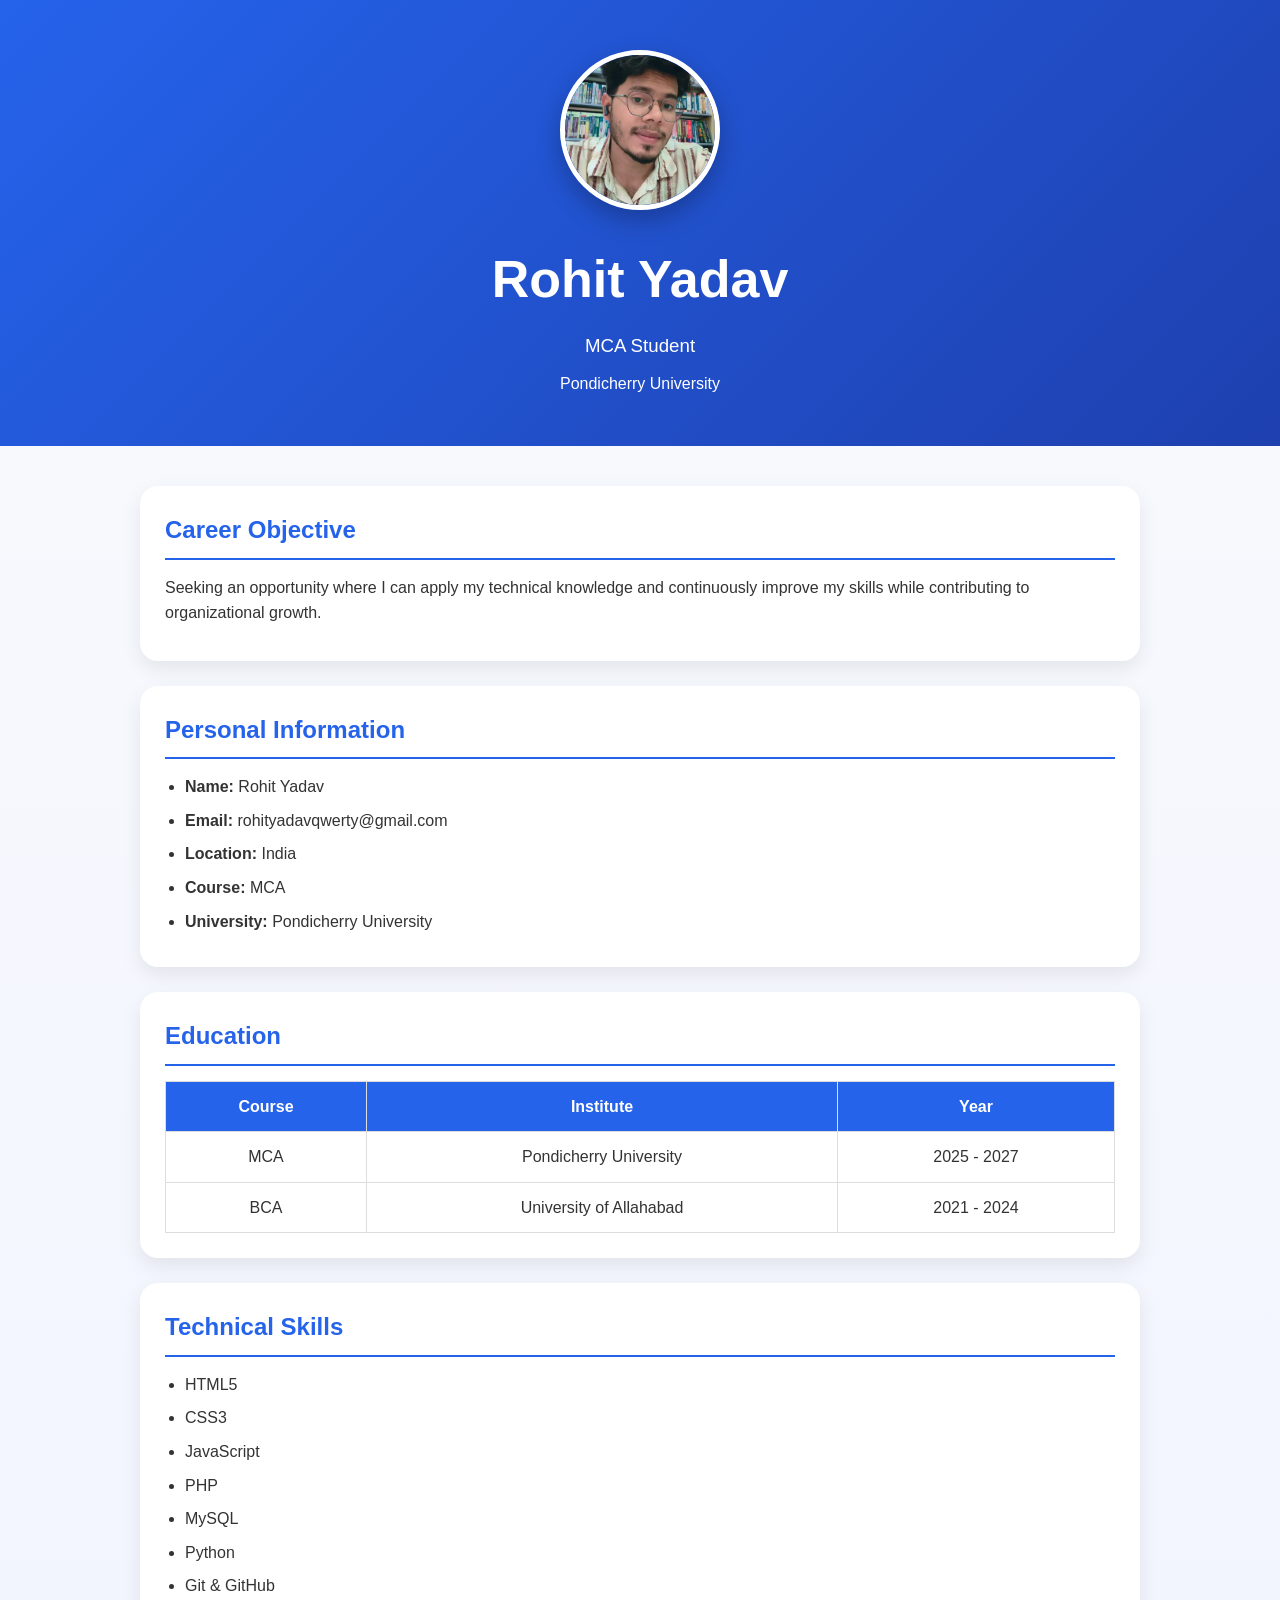
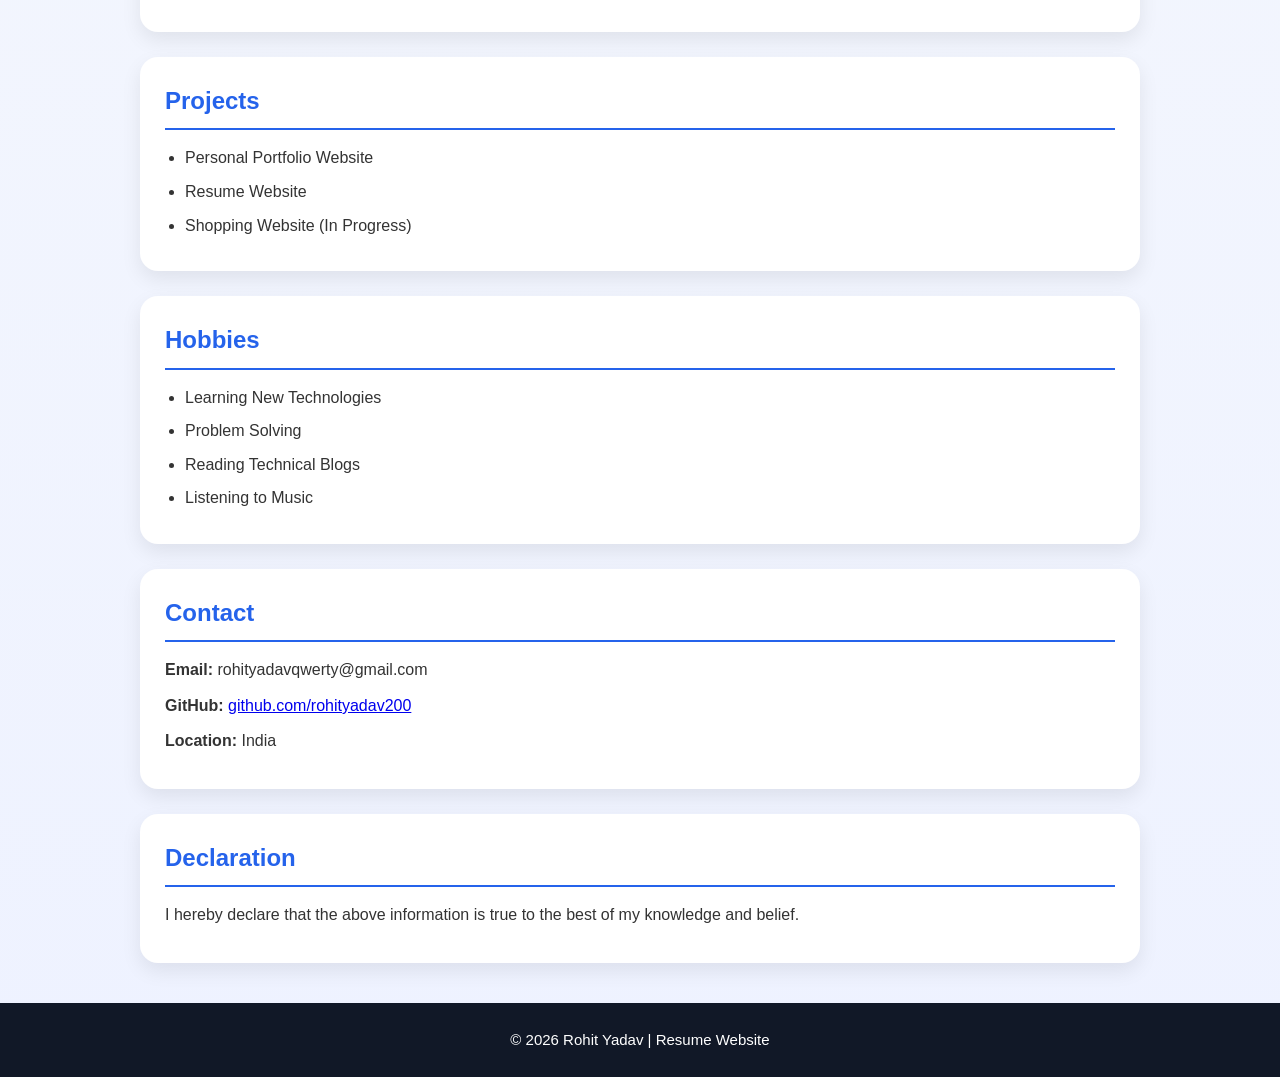
<file: labs/lab1/index.html>
<!DOCTYPE html>
<html lang="en">

<head>

    <meta charset="UTF-8">

    <meta name="viewport"
          content="width=device-width, initial-scale=1.0">

    <title>Lab 1 | Resume Website</title>

    <link rel="stylesheet" href="style.css">

</head>

<body>

<header>

    <img src="assets/images/profile.jpg"
         alt="Rohit Yadav">

    <h1>Rohit Yadav</h1>

    <h3>MCA Student</h3>

    <p>Pondicherry University</p>

</header>

<main>
<section>

<h2>Career Objective</h2>

<p>

Seeking an opportunity where I can apply my
technical knowledge and continuously improve
my skills while contributing to organizational
growth.

</p>

</section>

<section>

<h2>Personal Information</h2>

<ul>

<li><strong>Name:</strong> Rohit Yadav</li>

<li><strong>Email:</strong> rohityadavqwerty@gmail.com</li>

<li><strong>Location:</strong> India</li>

<li><strong>Course:</strong> MCA</li>

<li><strong>University:</strong> Pondicherry University</li>

</ul>

</section>

<section>

    <h2>Education</h2>

    <table>

        <tr>
            <th>Course</th>
            <th>Institute</th>
            <th>Year</th>
        </tr>

        <tr>
            <td>MCA</td>
            <td>Pondicherry University</td>
            <td>2025 - 2027</td>
        </tr>

        <tr>
            <td>BCA</td>
            <td>University of Allahabad</td>
            <td>2021 - 2024</td>
        </tr>

    </table>

</section>

<section>

    <h2>Technical Skills</h2>

    <ul>

        <li>HTML5</li>

        <li>CSS3</li>

        <li>JavaScript</li>

        <li>PHP</li>

        <li>MySQL</li>

        <li>Python</li>

        <li>Git & GitHub</li>

    </ul>

</section>

<section>

    <h2>Projects</h2>

    <ul>

        <li>
            Personal Portfolio Website
        </li>

        <li>
            Resume Website
        </li>

        <li>
            Shopping Website (In Progress)
        </li>

    </ul>

</section>

<section>

    <h2>Hobbies</h2>

    <ul>

        <li>Learning New Technologies</li>

        <li>Problem Solving</li>

        <li>Reading Technical Blogs</li>

        <li>Listening to Music</li>

    </ul>

</section>

<section id="contact">

    <h2>Contact</h2>

    <p><strong>Email:</strong> rohityadavqwerty@gmail.com</p>

    <p>
        <strong>GitHub:</strong>
        <a href="https://github.com/rohityadav200" target="_blank">
            github.com/rohityadav200
        </a>
    </p>

    <p><strong>Location:</strong> India</p>

</section>
<section>

    <h2>Declaration</h2>

    <p>

        I hereby declare that the above information is true
        to the best of my knowledge and belief.

    </p>

</section>
</main>

<footer>

    <p>

        © 2026 Rohit Yadav | Resume Website

    </p>

</footer>

</body>

</html>
</file>
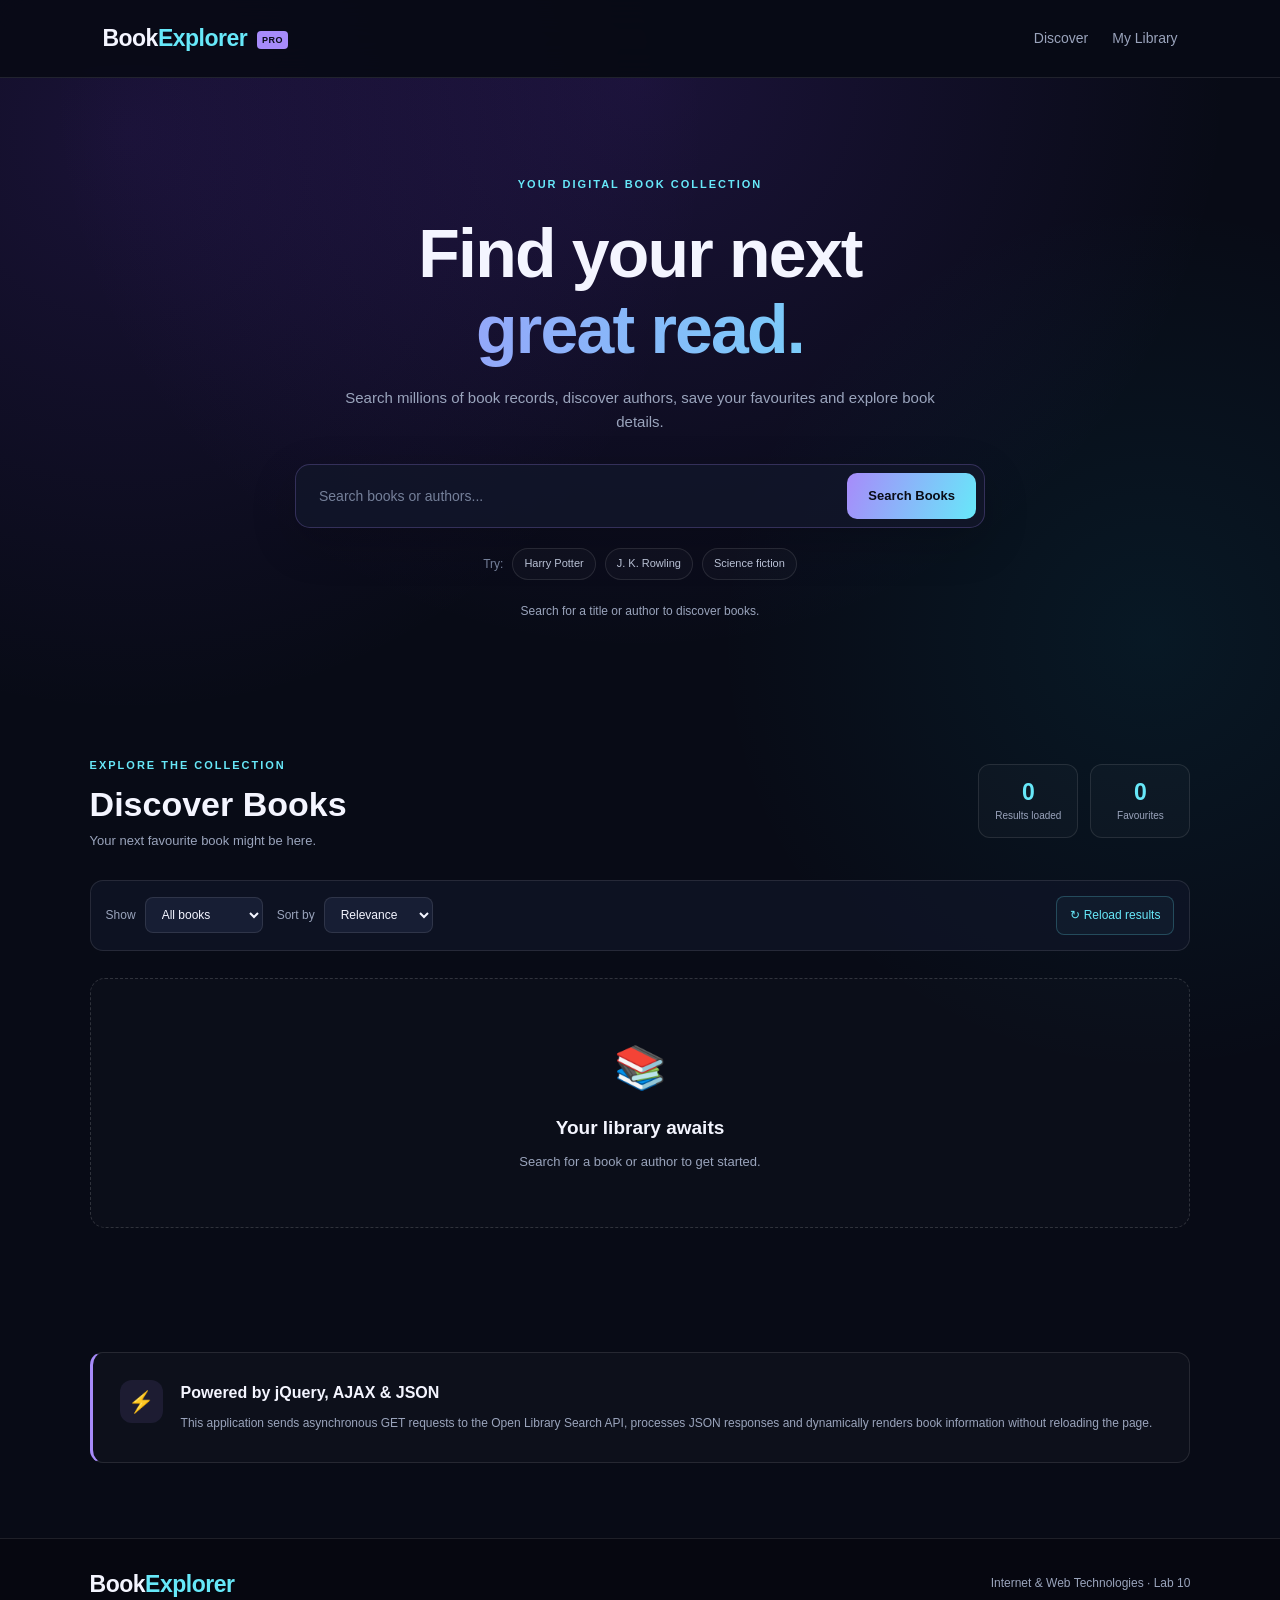
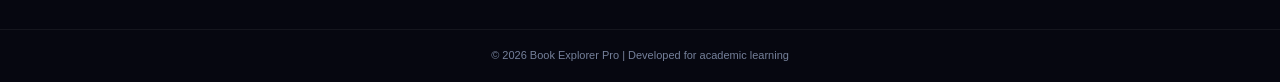
<file: labs/lab10/index.html>
<!DOCTYPE html>
<html lang="en">

<head>
    <meta charset="UTF-8">
    <meta name="viewport" content="width=device-width, initial-scale=1.0">

    <meta name="description"
          content="Discover books, explore authors, save favourites and browse book details using jQuery AJAX and JSON.">

    <title>Book Explorer Pro </title>

    <link rel="stylesheet" href="style.css">

    <!-- jQuery -->
    <script src="https://code.jquery.com/jquery-3.7.1.min.js"></script>

    <!-- Application JavaScript -->
    <script src="script.js" defer></script>
</head>

<body>

    <!-- NAVBAR -->
    <header class="navbar">

        <a href="#" class="logo">
            Book<span>Explorer</span>
            <small>PRO</small>
        </a>

        <nav class="nav-links" aria-label="Main navigation">
            <a href="#discover">Discover</a>
            <a href="#library">My Library</a>
            <!-- <span class="lab-label">IWT · LAB 10</span> -->
        </nav>

    </header>


    <main>

        <!-- HERO -->
        <section class="hero" id="discover">

            <div class="hero-content">

                <span class="eyebrow">YOUR DIGITAL BOOK COLLECTION</span>

                <h1>
                    Find your next
                    <span>great read.</span>
                </h1>

                <p>
                    Search millions of book records, discover authors,
                    save your favourites and explore book details.
                </p>

                <!-- SEARCH FORM -->
                <form id="searchForm" class="search-form">

                    <label class="sr-only" for="searchInput">
                        Search by book title or author
                    </label>

                    <input
                        type="search"
                        id="searchInput"
                        name="query"
                        placeholder="Search books or authors..."
                        autocomplete="off"
                        required
                    >

                    <button type="submit" id="searchBtn" class="primary-btn">
                        Search Books
                    </button>

                </form>

                <div class="quick-searches">
                    <span>Try:</span>
                    <button type="button" class="quick-search" data-query="Harry Potter">
                        Harry Potter
                    </button>
                    <button type="button" class="quick-search" data-query="J. K. Rowling">
                        J. K. Rowling
                    </button>
                    <button type="button" class="quick-search" data-query="Science fiction">
                        Science fiction
                    </button>
                </div>

                <p id="statusMessage" class="status-message"
                   role="status" aria-live="polite">
                    Search for a title or author to discover books.
                </p>

            </div>

        </section>


        <!-- LIBRARY -->
        <section class="library-section" id="library">

            <div class="section-heading">

                <div>
                    <span class="eyebrow">EXPLORE THE COLLECTION</span>
                    <h2 id="resultsHeading">Discover Books</h2>
                    <p id="resultsSubtitle">
                        Your next favourite book might be here.
                    </p>
                </div>

                <div class="library-stats">
                    <div class="stat-box">
                        <strong id="resultCount">0</strong>
                        <span>Results loaded</span>
                    </div>

                    <div class="stat-box">
                        <strong id="favouriteCount">0</strong>
                        <span>Favourites</span>
                    </div>
                </div>

            </div>


            <!-- TOOLBAR -->
            <div class="toolbar">

                <div class="filter-group">

                    <label for="viewFilter">Show</label>

                    <select id="viewFilter">
                        <option value="all">All books</option>
                        <option value="favourites">My favourites</option>
                    </select>

                </div>

                <div class="filter-group">

                    <label for="sortBy">Sort by</label>

                    <select id="sortBy">
                        <option value="relevance">Relevance</option>
                        <option value="title-asc">Title: A–Z</option>
                        <option value="title-desc">Title: Z–A</option>
                        <option value="year-desc">Newest first</option>
                        <option value="year-asc">Oldest first</option>
                    </select>

                </div>

                <button type="button" id="refreshBtn" class="secondary-btn">
                    ↻ Reload results
                </button>

            </div>


            <!-- BOOK GRID -->
            <div id="booksContainer" class="books-grid">

                <div class="empty-state">
                    <div class="empty-icon">📚</div>
                    <h3>Your library awaits</h3>
                    <p>Search for a book or author to get started.</p>
                </div>

            </div>


            <!-- LOAD MORE -->
            <div class="load-more-wrapper">

                <p id="paginationMessage" class="pagination-message"></p>

                <button type="button" id="loadMoreBtn"
                        class="primary-btn" hidden>
                    Load More Books
                </button>

            </div>

        </section>


        <!-- TECHNOLOGY INFORMATION -->
        <section class="tech-note">

            <div class="tech-icon">⚡</div>

            <div>
                <h3>Powered by jQuery, AJAX & JSON</h3>

                <p>
                    This application sends asynchronous GET requests
                    to the Open Library Search API, processes JSON
                    responses and dynamically renders book information
                    without reloading the page.
                </p>
            </div>

        </section>

    </main>


    <!-- BOOK DETAILS MODAL -->
    <div id="bookModal" class="modal"
         role="dialog" aria-modal="true"
         aria-labelledby="modalTitle" hidden>

        <div class="modal-backdrop" data-close-modal></div>

        <div class="modal-content">

            <button type="button" id="closeModalBtn"
                    class="modal-close" aria-label="Close book details">
                &times;
            </button>

            <div id="modalBody" class="modal-body">
                <!-- Book details inserted by script.js -->
            </div>

        </div>

    </div>


    <!-- FOOTER -->
    <footer>

        <div class="footer-content">

            <a href="#" class="logo">
                Book<span>Explorer</span>
            </a>

            <p>
                Internet & Web Technologies · Lab 10
            </p>

        </div>

        <div class="footer-bottom">
            <p>
                © 2026 Book Explorer Pro |
                Developed for academic learning
            </p>
        </div>

    </footer>

</body>
</html>
</file>
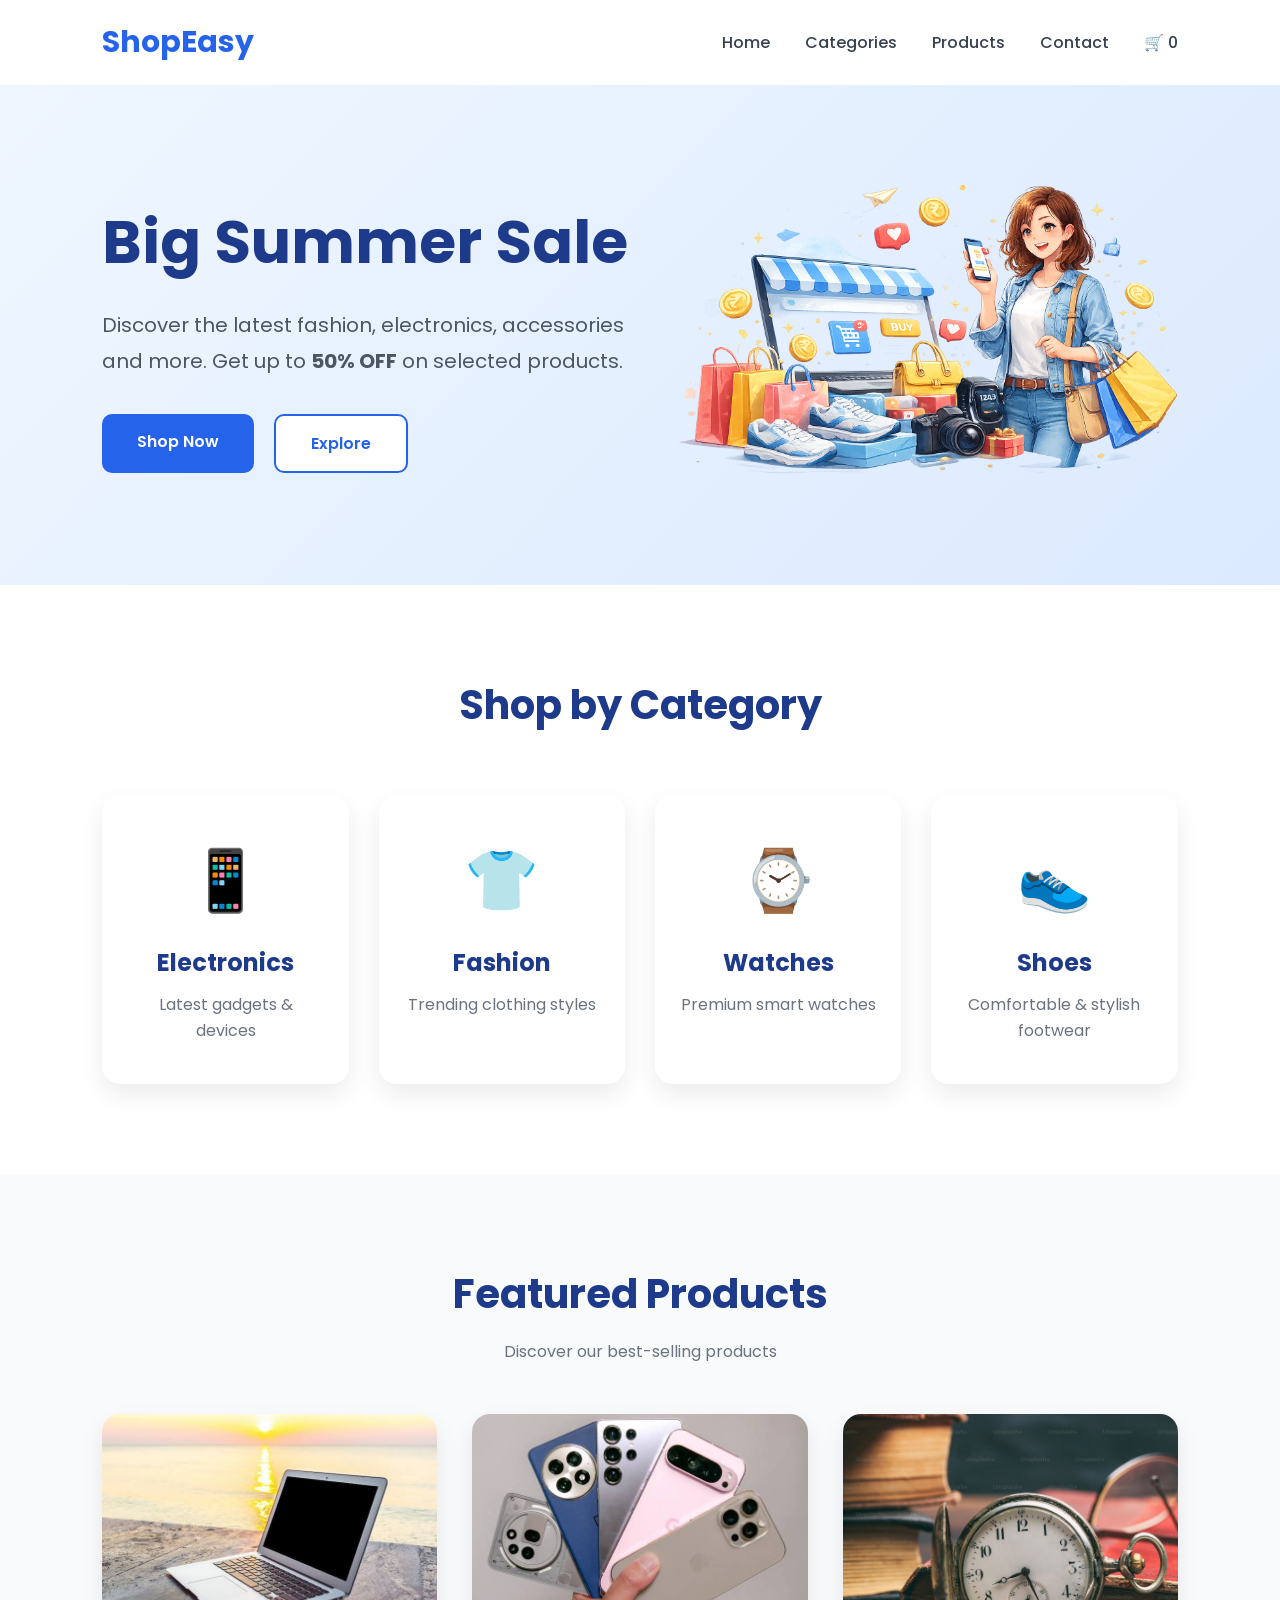
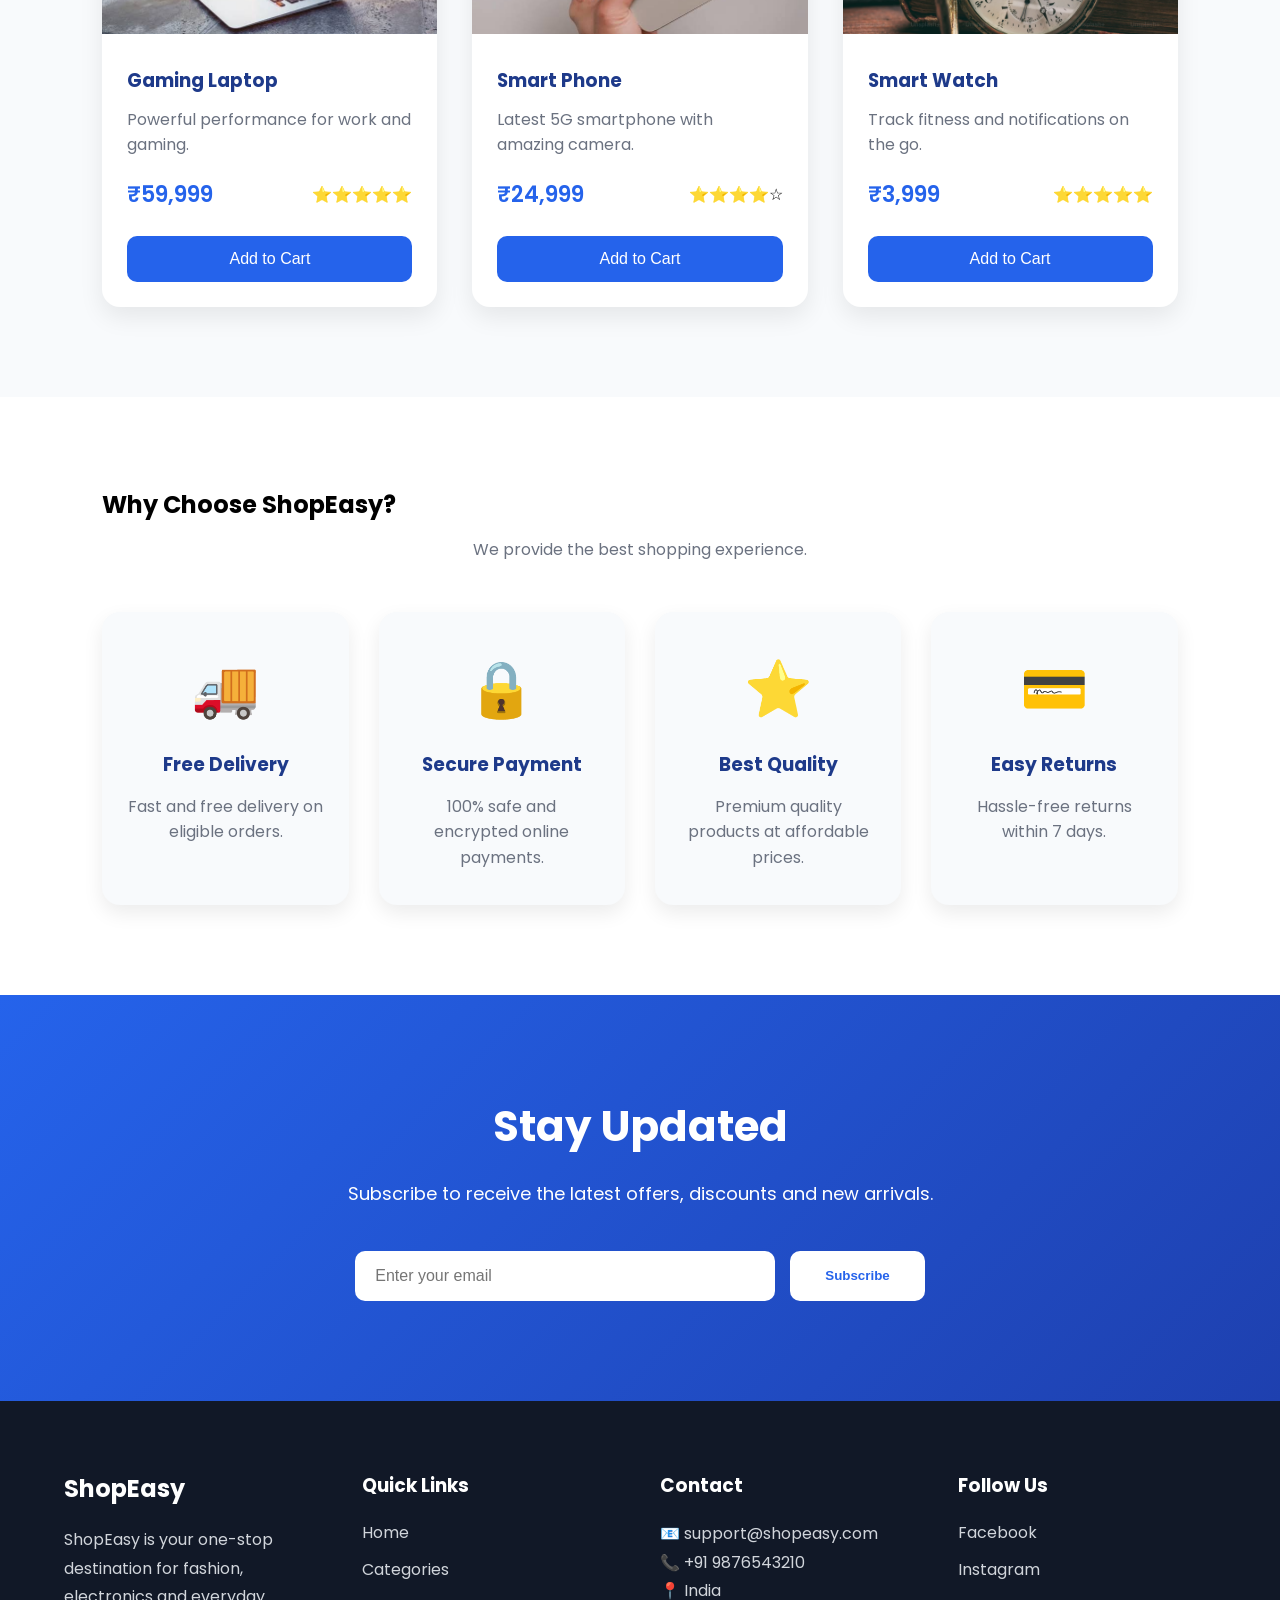
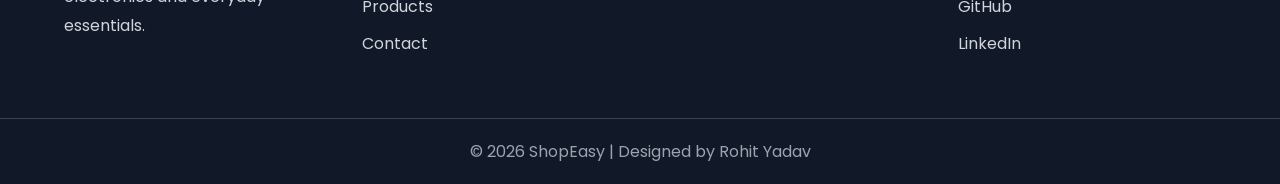
<file: labs/lab2/index.html>
<!DOCTYPE html>
<html lang="en">

<head>

    <meta charset="UTF-8">

    <meta name="viewport"
          content="width=device-width, initial-scale=1.0">

    <title>ShopEasy</title>

    <link rel="preconnect"
          href="https://fonts.googleapis.com">

    <link rel="preconnect"
          href="https://fonts.gstatic.com"
          crossorigin>

    <link href="https://fonts.googleapis.com/css2?family=Poppins:wght@300;400;500;600;700&display=swap"
          rel="stylesheet">

    <link rel="stylesheet"
          href="style.css">

</head>

<body>

    <!--====================
            NAVBAR
    =====================-->

    <nav>

        <div class="logo">

            <h2>ShopEasy</h2>

        </div>

        <ul>

        <li><a href="#home">Home</a></li>

      <li><a href="#categories">Categories</a></li>

<li><a href="#products">Products</a></li>

<li><a href="#contact">Contact</a></li>
   
 <li>

            <a href="#" id="cart-btn">

                🛒 <span id="cart-count">0</span>

            </a>

        </li>
        </ul>

    </nav>

    <!--====================
        HERO SECTION
=====================-->

<section class="hero" id="home">

    <div class="hero-content">

        <h1>Big Summer Sale</h1>

        <p>
            Discover the latest fashion, electronics, accessories and more.
            Get up to <strong>50% OFF</strong> on selected products.
        </p>

        <div class="hero-buttons">

            <a href="#products" class="btn">
                Shop Now
            </a>

            <a href="#categories" class="btn btn-outline">
                Explore
            </a>

        </div>

    </div>

    <div class="hero-image">

        <img src="assets/images/hero.png"
             alt="Shopping">

    </div>

</section>

<!--=========================
        CATEGORIES
==========================-->



<section class="categories" id="categories">

    <h2>Shop by Category</h2>

    <div class="category-container">

        <!-- Electronics -->

        <a href="electronics.html" class="category-card">

            <div class="category-icon">📱</div>

            <h3>Electronics</h3>

            <p>Latest gadgets & devices</p>

        </a>

        <!-- Fashion -->

        <a href="fashion.html" class="category-card">

            <div class="category-icon">👕</div>

            <h3>Fashion</h3>

            <p>Trending clothing styles</p>

        </a>

        <!-- Watches -->

        <a href="watches.html" class="category-card">

            <div class="category-icon">⌚</div>

            <h3>Watches</h3>

            <p>Premium smart watches</p>

        </a>

        <!-- Shoes -->

        <a href="shoes.html" class="category-card">

            <div class="category-icon">👟</div>

            <h3>Shoes</h3>

            <p>Comfortable & stylish footwear</p>

        </a>

    </div>

</section>
<!--=========================
        FEATURED PRODUCTS
==========================-->

<section class="products" id="products">

    <h2>Featured Products</h2>

    <p class="section-subtitle">
        Discover our best-selling products
    </p>

    <div class="product-container">

        <!-- Product 1 -->

        <div class="product-card">

            <img src="assets/images/laptop.jpg" alt="Laptop">

            <div class="product-info">

                <h3>Gaming Laptop</h3>

                <p>Powerful performance for work and gaming.</p>

                <div class="price-rating">

                    <span class="price">₹59,999</span>

                    <span class="rating">⭐⭐⭐⭐⭐</span>

                </div>

               <button
    class="buy-btn add-cart"
    data-name="Gaming Laptop"
    data-price="59999">

    Add to Cart

</button>

            </div>

        </div>

        <!-- Product 2 -->

        <div class="product-card">

            <img src="assets/images/mobile.jpg" alt="Mobile">

            <div class="product-info">

                <h3>Smart Phone</h3>

                <p>Latest 5G smartphone with amazing camera.</p>

                <div class="price-rating">

                    <span class="price">₹24,999</span>

                    <span class="rating">⭐⭐⭐⭐☆</span>

                </div>

                <button
    class="buy-btn add-cart"
    data-name="Smart Phone"
    data-price="24999">

    Add to Cart

</button>
            </div>

        </div>

        <!-- Product 3 -->

        <div class="product-card">

            <img src="assets/images/watch.jpg" alt="Watch">

            <div class="product-info">

                <h3>Smart Watch</h3>

                <p>Track fitness and notifications on the go.</p>

                <div class="price-rating">

                    <span class="price">₹3,999</span>

                    <span class="rating">⭐⭐⭐⭐⭐</span>

                </div>
<button
    class="buy-btn add-cart"
    data-name="Smart Watch"
    data-price="3999">

    Add to Cart

</button>
            </div>

        </div>

    </div>

</section>

<!--=========================
        FEATURES
==========================-->

<section class="features">

    <h2>Why Choose ShopEasy?</h2>

    <p class="section-subtitle">
        We provide the best shopping experience.
    </p>

    <div class="feature-container">

        <div class="feature-card">

            <div class="feature-icon">🚚</div>

            <h3>Free Delivery</h3>

            <p>Fast and free delivery on eligible orders.</p>

        </div>

        <div class="feature-card">

            <div class="feature-icon">🔒</div>

            <h3>Secure Payment</h3>

            <p>100% safe and encrypted online payments.</p>

        </div>

        <div class="feature-card">

            <div class="feature-icon">⭐</div>

            <h3>Best Quality</h3>

            <p>Premium quality products at affordable prices.</p>

        </div>

        <div class="feature-card">

            <div class="feature-icon">💳</div>

            <h3>Easy Returns</h3>

            <p>Hassle-free returns within 7 days.</p>

        </div>

    </div>

</section>

<!--=================================
        NEWSLETTER
==================================-->

<section class="newsletter">

    <div class="newsletter-content">

        <h2>Stay Updated</h2>

        <p>

            Subscribe to receive the latest offers,
            discounts and new arrivals.

        </p>

        <form class="newsletter-form">

            <input
                type="email"
                placeholder="Enter your email"
                required>

            <button type="submit">

                Subscribe

            </button>

        </form>

    </div>

</section>

<!-- <section class="contact" id="contact">

    <h2>Contact Us</h2>

    <p>📧 support@shopeasy.com</p>

    <p>📞 +91 9876543210</p>

    <p>📍 Pondicherry, India</p>

</section> -->

<!--====================
        CART
=====================-->

<div class="cart-panel" id="cart-panel">

    <div class="cart-header">

        <h2>Shopping Cart</h2>

        <button id="close-cart">

            ✖

        </button>

    </div>

    <div id="cart-items">

        <p>Your cart is empty.</p>

    </div>

   <div class="cart-footer">

<h3>

Total :

₹<span id="cart-total">0</span>

</h3>

<button class="checkout-btn">

Proceed to Checkout

</button>

</div>

</div>
<!--=================================
            FOOTER
==================================-->

<footer id="contact">

    <div class="footer-container">

        <div class="footer-box">

            <h2>ShopEasy</h2>

            <p>

                ShopEasy is your one-stop destination for
                fashion, electronics and everyday essentials.

            </p>

        </div>

        <div class="footer-box">

            <h3>Quick Links</h3>

            <ul>

                <li><a href="#">Home</a></li>

                <li><a href="#">Categories</a></li>

                <li><a href="#">Products</a></li>

                <li><a href="#">Contact</a></li>

            </ul>

        </div>

        <div class="footer-box">

            <h3>Contact</h3>

            <p>📧 support@shopeasy.com</p>

            <p>📞 +91 9876543210</p>

            <p>📍 India</p>

        </div>

        <div class="footer-box">

            <h3>Follow Us</h3>

            <div class="social-links">

                <a href="#">Facebook</a>

                <a href="#">Instagram</a>

                <a href="#">GitHub</a>

                <a href="#">LinkedIn</a>

            </div>

        </div>

    </div>

    <div class="copyright">

        <p>

            © 2026 ShopEasy | Designed by Rohit Yadav

        </p>

    </div>

</footer>
<script src="script.js"></script>
</body>

</html>
</file>
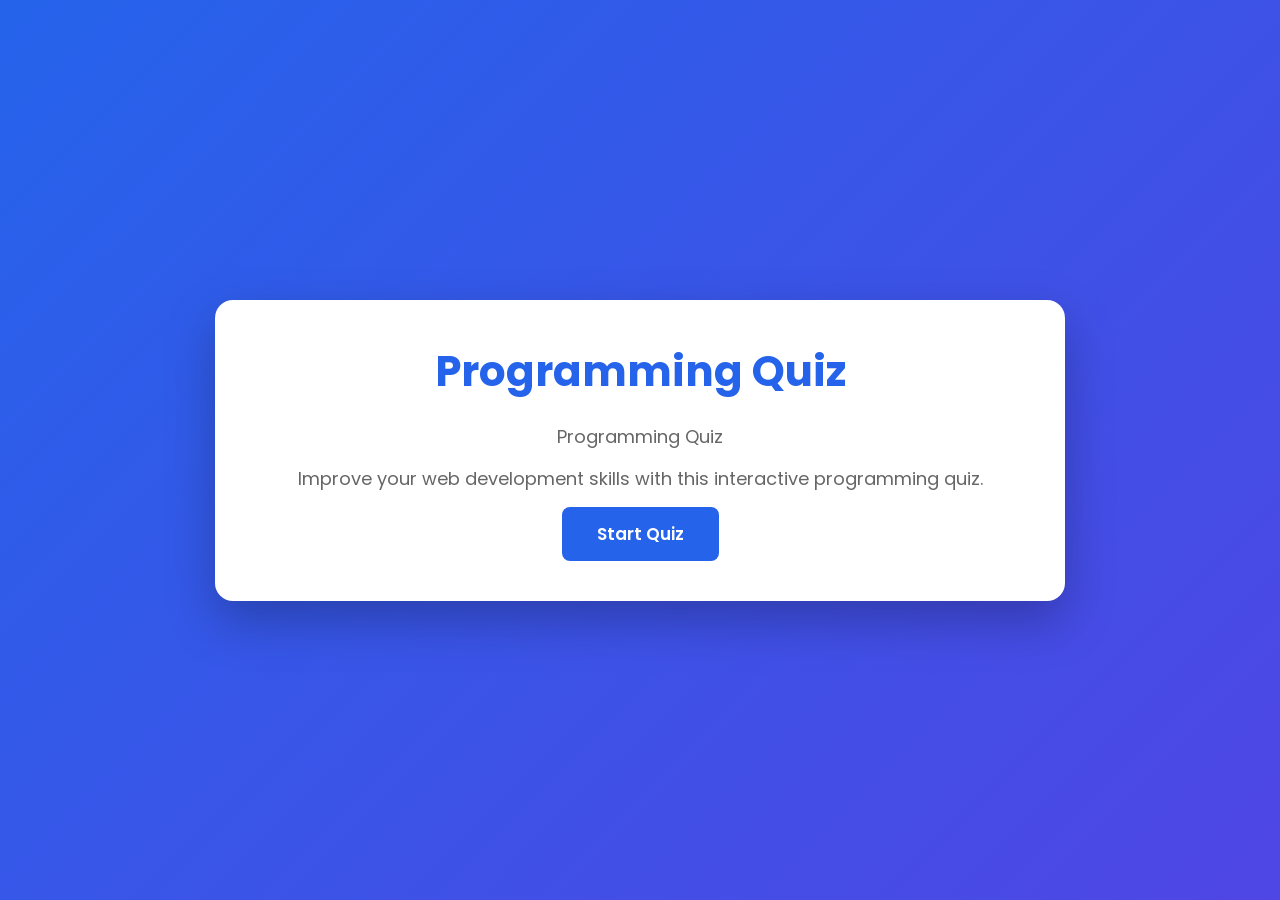
<file: labs/lab3/index.html>
<!DOCTYPE html>
<html lang="en">

<head>

    <meta charset="UTF-8">

    <meta name="viewport"
          content="width=device-width, initial-scale=1.0">

    <title>Quiz App | ShopEasy Labs</title>

    <link rel="stylesheet"
          href="style.css">

</head>

<body>

<div class="container">

    <!-- Welcome Screen -->

    <div id="start-screen">

        <h1>Programming Quiz</h1>

        <p>

            <p>
    Programming Quiz
</p>
        </p>

        <p>

           <p>
    Improve your web development skills with this interactive programming quiz.
</p>
        </p>

        <button id="start-btn">

            Start Quiz

        </button>

    </div>

    <!-- Quiz -->

    <div id="quiz-box" class="hide">

        <div class="top-bar">

            <div>

                Question

                <span id="question-number">

                    1

                </span>

                /20

            </div>

            <div>

                Time :

                <span id="timer">

                    20:00

                </span>

            </div>

        </div>

        <div class="progress">

            <div id="progress-bar"></div>

        </div>

        <h2 id="question">

            Question

        </h2>

        <div id="options">

        </div>

        <div class="buttons">

            <button id="prev-btn">

                Previous

            </button>

            <button id="next-btn">

                Next

            </button>

        </div>

    </div>

    <!-- Result -->

    <div id="result-box" class="hide">

        <h1>

            Quiz Completed

        </h1>

        <h2>

            Score :

            <span id="score">

            </span>

        </h2>

        <button id="restart-btn">

            Restart Quiz

        </button>

    </div>

</div>

<script src="questions.js"></script>

<script src="script.js"></script>

</body>

</html>
</file>
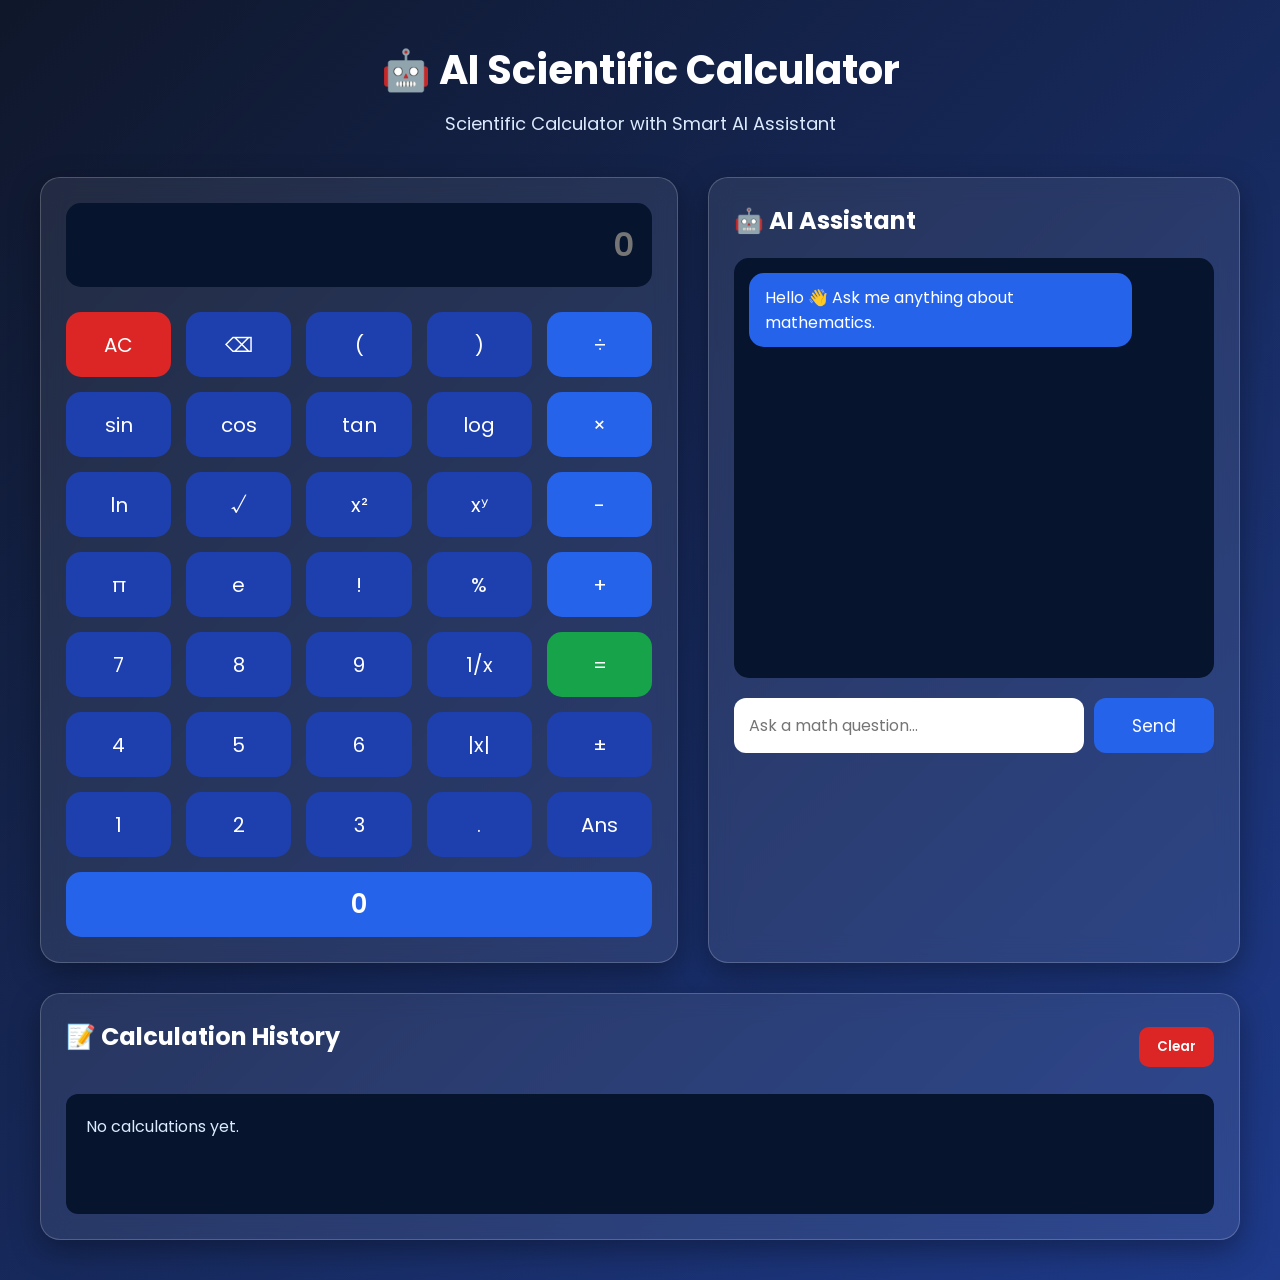
<file: labs/lab4/index.html>
<!DOCTYPE html>
<html lang="en">

<head>

    <meta charset="UTF-8">

    <meta name="viewport"
          content="width=device-width, initial-scale=1.0">

    <title>AI Scientific Calculator</title>

    <link rel="preconnect"
          href="https://fonts.googleapis.com">

    <link rel="preconnect"
          href="https://fonts.gstatic.com"
          crossorigin>

    <link href="https://fonts.googleapis.com/css2?family=Poppins:wght@300;400;500;600;700&display=swap"
          rel="stylesheet">

    <link rel="stylesheet"
          href="style.css">

</head>

<body>

<!--==========================
        HEADER
===========================-->

<header>

    <h1>🤖 AI Scientific Calculator</h1>

    <p>

        Scientific Calculator with Smart AI Assistant

    </p>

</header>

<!--==========================
        MAIN CONTAINER
===========================-->

<div class="container">

    <!--======================
        CALCULATOR
    =======================-->

    <section class="calculator">

        <div class="display">

            <input
                type="text"
                id="display"
                placeholder="0"
                readonly>

        </div>

        <!-- Buttons will come here -->

        <div class="buttons">

    <!-- Row 1 -->

    <button class="calc-btn clear">AC</button>

    <button class="calc-btn">⌫</button>

    <button class="calc-btn">(</button>

    <button class="calc-btn">)</button>

    <button class="calc-btn operator">÷</button>


    <!-- Row 2 -->

    <button class="calc-btn">sin</button>

    <button class="calc-btn">cos</button>

    <button class="calc-btn">tan</button>

    <button class="calc-btn">log</button>

    <button class="calc-btn operator">×</button>


    <!-- Row 3 -->

    <button class="calc-btn">ln</button>

    <button class="calc-btn">√</button>

    <button class="calc-btn">x²</button>

    <button class="calc-btn">xʸ</button>

    <button class="calc-btn operator">-</button>


    <!-- Row 4 -->

    <button class="calc-btn">π</button>

    <button class="calc-btn">e</button>

    <button class="calc-btn">!</button>

    <button class="calc-btn">%</button>

    <button class="calc-btn operator">+</button>


    <!-- Row 5 -->

    <button class="calc-btn">7</button>

    <button class="calc-btn">8</button>

    <button class="calc-btn">9</button>

    <button class="calc-btn">1/x</button>

    <button class="calc-btn equal">=</button>


    <!-- Row 6 -->

    <button class="calc-btn">4</button>

    <button class="calc-btn">5</button>

    <button class="calc-btn">6</button>

    <button class="calc-btn">|x|</button>

    <button class="calc-btn">±</button>


    <!-- Row 7 -->

    <button class="calc-btn">1</button>

    <button class="calc-btn">2</button>

    <button class="calc-btn">3</button>

    <button class="calc-btn">.</button>

    <button class="calc-btn">Ans</button>


    <!-- Row 8 -->

    <button class="calc-btn zero">0</button>

</div>

    </section>

    <!--======================
          AI ASSISTANT
    =======================-->

    <section class="assistant">

        <h2>

            🤖 AI Assistant

        </h2>

        <div id="chat-box">

            <div class="bot-message">

                Hello 👋

                Ask me anything about mathematics.

            </div>

        </div>

        <div class="chat-input">

            <input
                type="text"
                id="user-input"
                placeholder="Ask a math question...">

            <button id="send-btn">

                Send

            </button>

        </div>

    </section>

</div>

<!--==========================
        HISTORY
===========================-->

<section class="history">

    <div class="history-header">

        <h2>📝 Calculation History</h2>

        <button id="clear-history">

            Clear

        </button>

    </div>

    <div id="history-list">

        No calculations yet.

    </div>

</section>

<script src="script.js"></script>

</body>

</html>
</file>
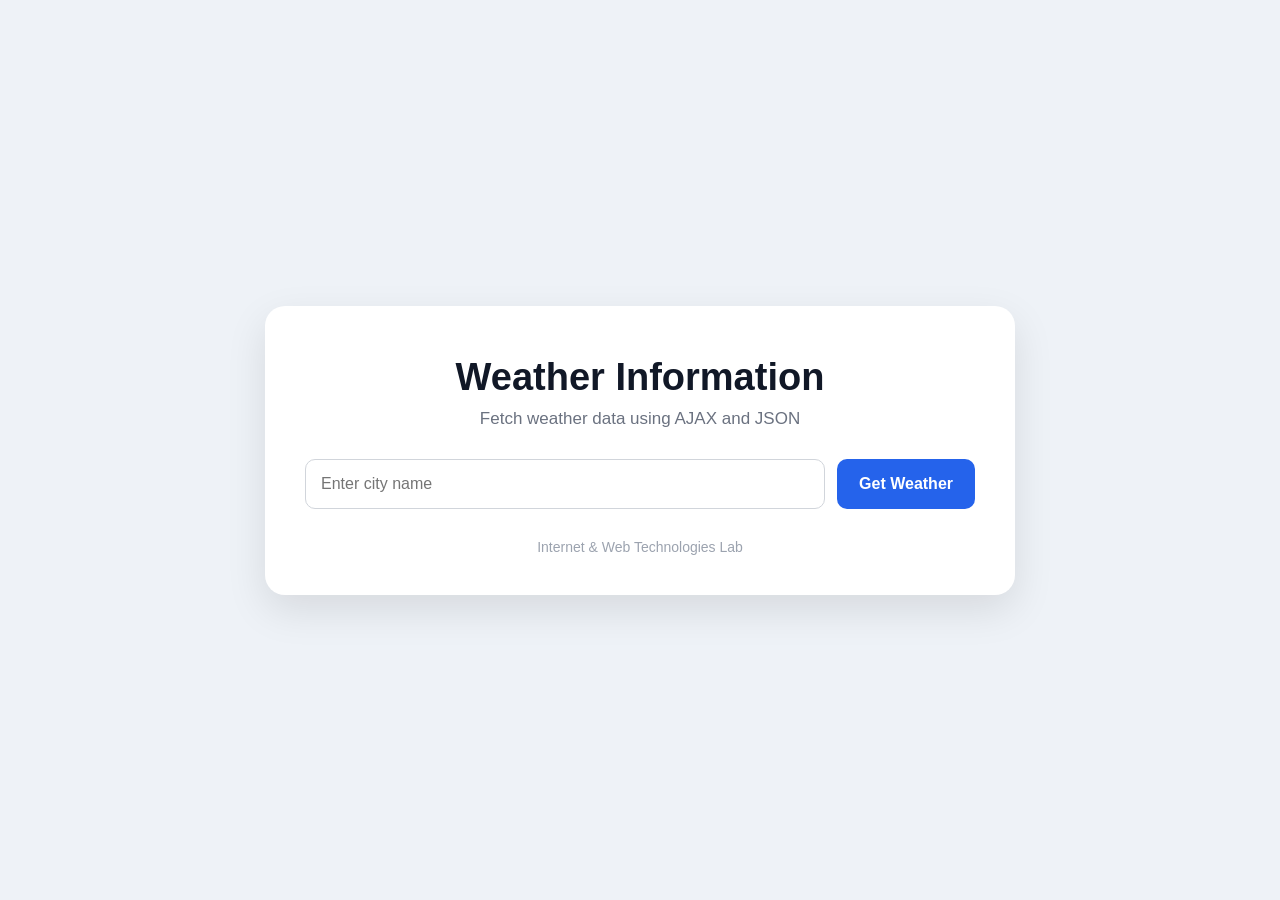
<file: labs/lab9/index.html>
<!DOCTYPE html>
<html lang="en">

<head>

    <meta charset="UTF-8">

    <meta name="viewport"
          content="width=device-width, initial-scale=1.0">

    <title>Weather Information </title>

    <link rel="stylesheet" href="style.css">

</head>

<body>

    <div class="container">

        <div class="header">

            <!-- <span>LAB 9</span> -->

            <h1>Weather Information</h1>

            <p>
                Fetch weather data using AJAX and JSON
            </p>

        </div>


        <div class="search-box">

            <input
                type="text"
                id="cityInput"
                placeholder="Enter city name"
            >

            <button onclick="getWeather()">
                Get Weather
            </button>

        </div>


        <div id="loading" class="loading">
            Loading weather data...
        </div>


        <div id="error" class="error"></div>


        <div id="weatherCard" class="weather-card">

            <h2 id="cityName"></h2>

            <div class="temperature">

                <span id="temperature"></span>°C

            </div>

            <p id="weatherDescription"></p>


            <div class="weather-details">

                <div>
                    <strong>Wind</strong>
                    <span id="wind"></span>
                </div>

                <div>
                    <strong>Humidity</strong>
                    <span id="humidity"></span>
                </div>

                <div>
                    <strong>Latitude</strong>
                    <span id="latitude"></span>
                </div>

                <div>
                    <strong>Longitude</strong>
                    <span id="longitude"></span>
                </div>

            </div>

        </div>


        <footer>

            Internet & Web Technologies Lab

        </footer>

    </div>


    <script src="script.js"></script>

</body>

</html>
</file>
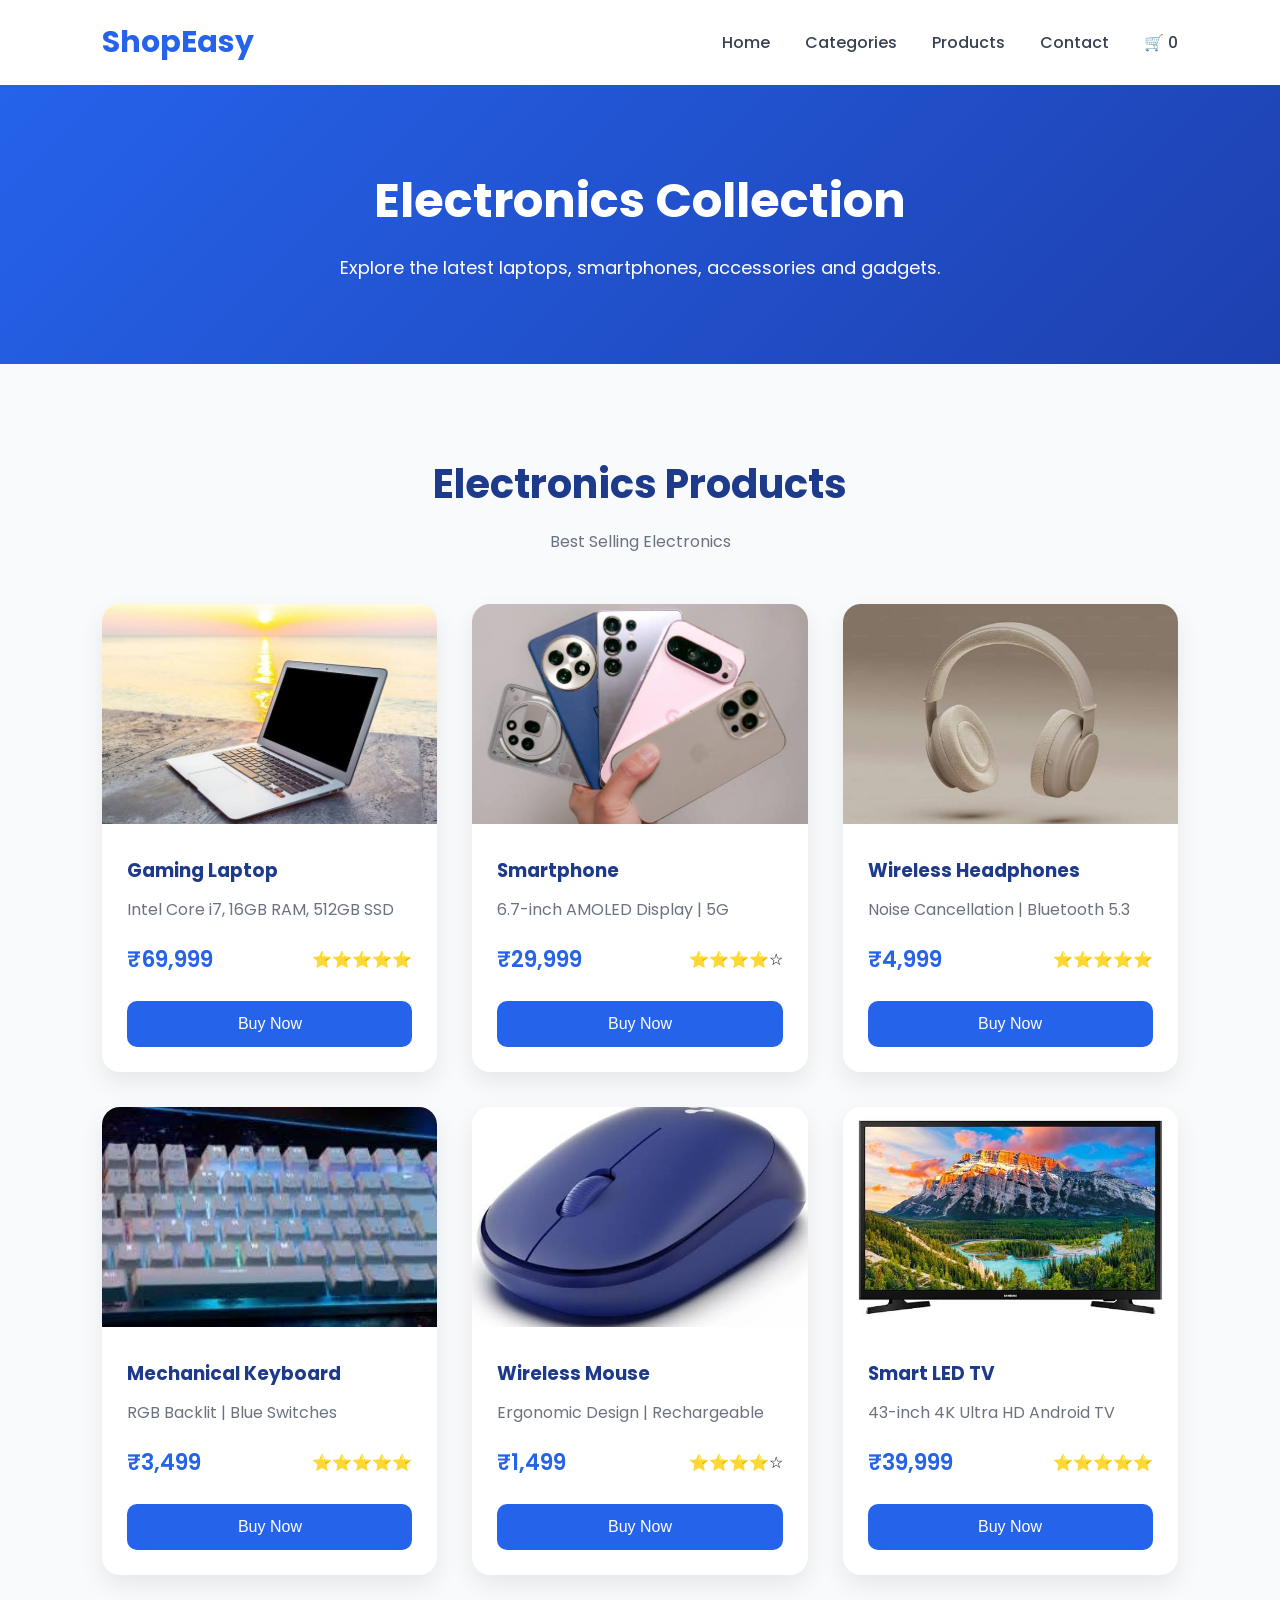
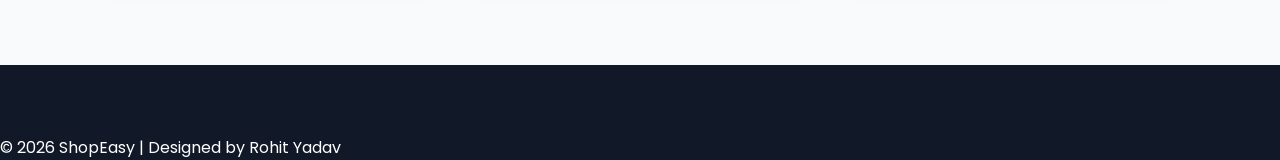
<file: labs/lab2/electronics.html>
<!DOCTYPE html>
<html lang="en">

<head>

    <meta charset="UTF-8">

    <meta name="viewport" content="width=device-width, initial-scale=1.0">

    <title>Electronics | ShopEasy</title>

    <link rel="preconnect" href="https://fonts.googleapis.com">

    <link rel="preconnect" href="https://fonts.gstatic.com" crossorigin>

    <link href="https://fonts.googleapis.com/css2?family=Poppins:wght@300;400;500;600;700&display=swap" rel="stylesheet">

    <link rel="stylesheet" href="style.css">

</head>

<body>

<!--====================
        NAVBAR
=====================-->

<nav>

    <div class="logo">
        <h2>ShopEasy</h2>
    </div>

    <ul>

        <li><a href="index.html">Home</a></li>
        <li><a href="index.html#categories">Categories</a></li>
        <li><a href="index.html#products">Products</a></li>
        <li><a href="index.html#contact">Contact</a></li>

        <li>

            <a href="#" id="cart-btn">

                🛒 <span id="cart-count">0</span>

            </a>

        </li>

    </ul>

</nav>

<!--====================
        PAGE HERO
=====================-->

<section class="page-hero">

    <h1>Electronics Collection</h1>

    <p>

        Explore the latest laptops, smartphones, accessories and gadgets.

    </p>

</section>

<!--====================
        PRODUCTS
=====================-->

<section class="products">

    <h2>Electronics Products</h2>

    <p class="section-subtitle">

        Best Selling Electronics

    </p>

    <div class="product-container">

        <!-- Product 1 -->

        <div class="product-card">

            <img src="assets/images/laptop.jpg" alt="Laptop">

            <div class="product-info">

                <h3>Gaming Laptop</h3>

                <p>Intel Core i7, 16GB RAM, 512GB SSD</p>

                <div class="price-rating">

                    <span class="price">₹69,999</span>

                    <span class="rating">⭐⭐⭐⭐⭐</span>

                </div>

              <button
    class="buy-btn add-cart"
    data-name="Gaming Laptop"
    data-price="69999">

    Buy Now

</button>

            </div>

        </div>

        <!-- Product 2 -->

        <div class="product-card">

            <img src="assets/images/mobile.jpg" alt="Mobile">

            <div class="product-info">

                <h3>Smartphone</h3>

                <p>6.7-inch AMOLED Display | 5G</p>

                <div class="price-rating">

                    <span class="price">₹29,999</span>

                    <span class="rating">⭐⭐⭐⭐☆</span>

                </div>

                <button
    class="buy-btn add-cart"
    data-name="Smartphone"
    data-price="29999">

    Buy Now

</button>

            </div>

        </div>

        <!-- Product 3 -->

        <div class="product-card">

            <img src="assets/images/headphone.jpg" alt="Headphone">

            <div class="product-info">

                <h3>Wireless Headphones</h3>

                <p>Noise Cancellation | Bluetooth 5.3</p>

                <div class="price-rating">

                    <span class="price">₹4,999</span>

                    <span class="rating">⭐⭐⭐⭐⭐</span>

                </div>

                <button
    class="buy-btn add-cart"
    data-name="Wireless Headphones"
    data-price="4999">

    Buy Now

</button>

            </div>

        </div>

        <!-- Product 4 -->

        <div class="product-card">

            <img src="assets/images/keyboard.jpg" alt="Keyboard">

            <div class="product-info">

                <h3>Mechanical Keyboard</h3>

                <p>RGB Backlit | Blue Switches</p>

                <div class="price-rating">

                    <span class="price">₹3,499</span>

                    <span class="rating">⭐⭐⭐⭐⭐</span>

                </div>

                <button
    class="buy-btn add-cart"
    data-name="Mechanical Keyboard"
    data-price="3499">

    Buy Now

</button>

            </div>

        </div>

        <!-- Product 5 -->

        <div class="product-card">

            <img src="assets/images/mouse.jpg" alt="Mouse">

            <div class="product-info">

                <h3>Wireless Mouse</h3>

                <p>Ergonomic Design | Rechargeable</p>

                <div class="price-rating">

                    <span class="price">₹1,499</span>

                    <span class="rating">⭐⭐⭐⭐☆</span>

                </div>

           <button
    class="buy-btn add-cart"
    data-name="Wireless Mouse"
    data-price="1499">

    Buy Now

</button>

            </div>

        </div>

        <!-- Product 6 -->

        <div class="product-card">

            <img src="assets/images/tv.jpg" alt="TV">

            <div class="product-info">

                <h3>Smart LED TV</h3>

                <p>43-inch 4K Ultra HD Android TV</p>

                <div class="price-rating">

                    <span class="price">₹39,999</span>

                    <span class="rating">⭐⭐⭐⭐⭐</span>

                </div>

               <button
    class="buy-btn add-cart"
    data-name="Smart LED TV"
    data-price="39999">

    Buy Now

</button>

            </div>

        </div>

    </div>

</section>
<div class="cart-panel" id="cart-panel">

    <div class="cart-header">

        <h2>Shopping Cart</h2>

        <button id="close-cart">✖</button>

    </div>

    <div id="cart-items">

        <p>Your cart is empty.</p>

    </div>

    <div class="cart-footer">

        <h3>

            Total : ₹<span id="cart-total">0</span>

        </h3>

        <button class="checkout-btn">

            Proceed to Checkout

        </button>

    </div>

</div>
<footer>

    <p>

        © 2026 ShopEasy | Designed by Rohit Yadav

    </p>

</footer>
<script src="script.js"></script>
</body>

</html>
</file>
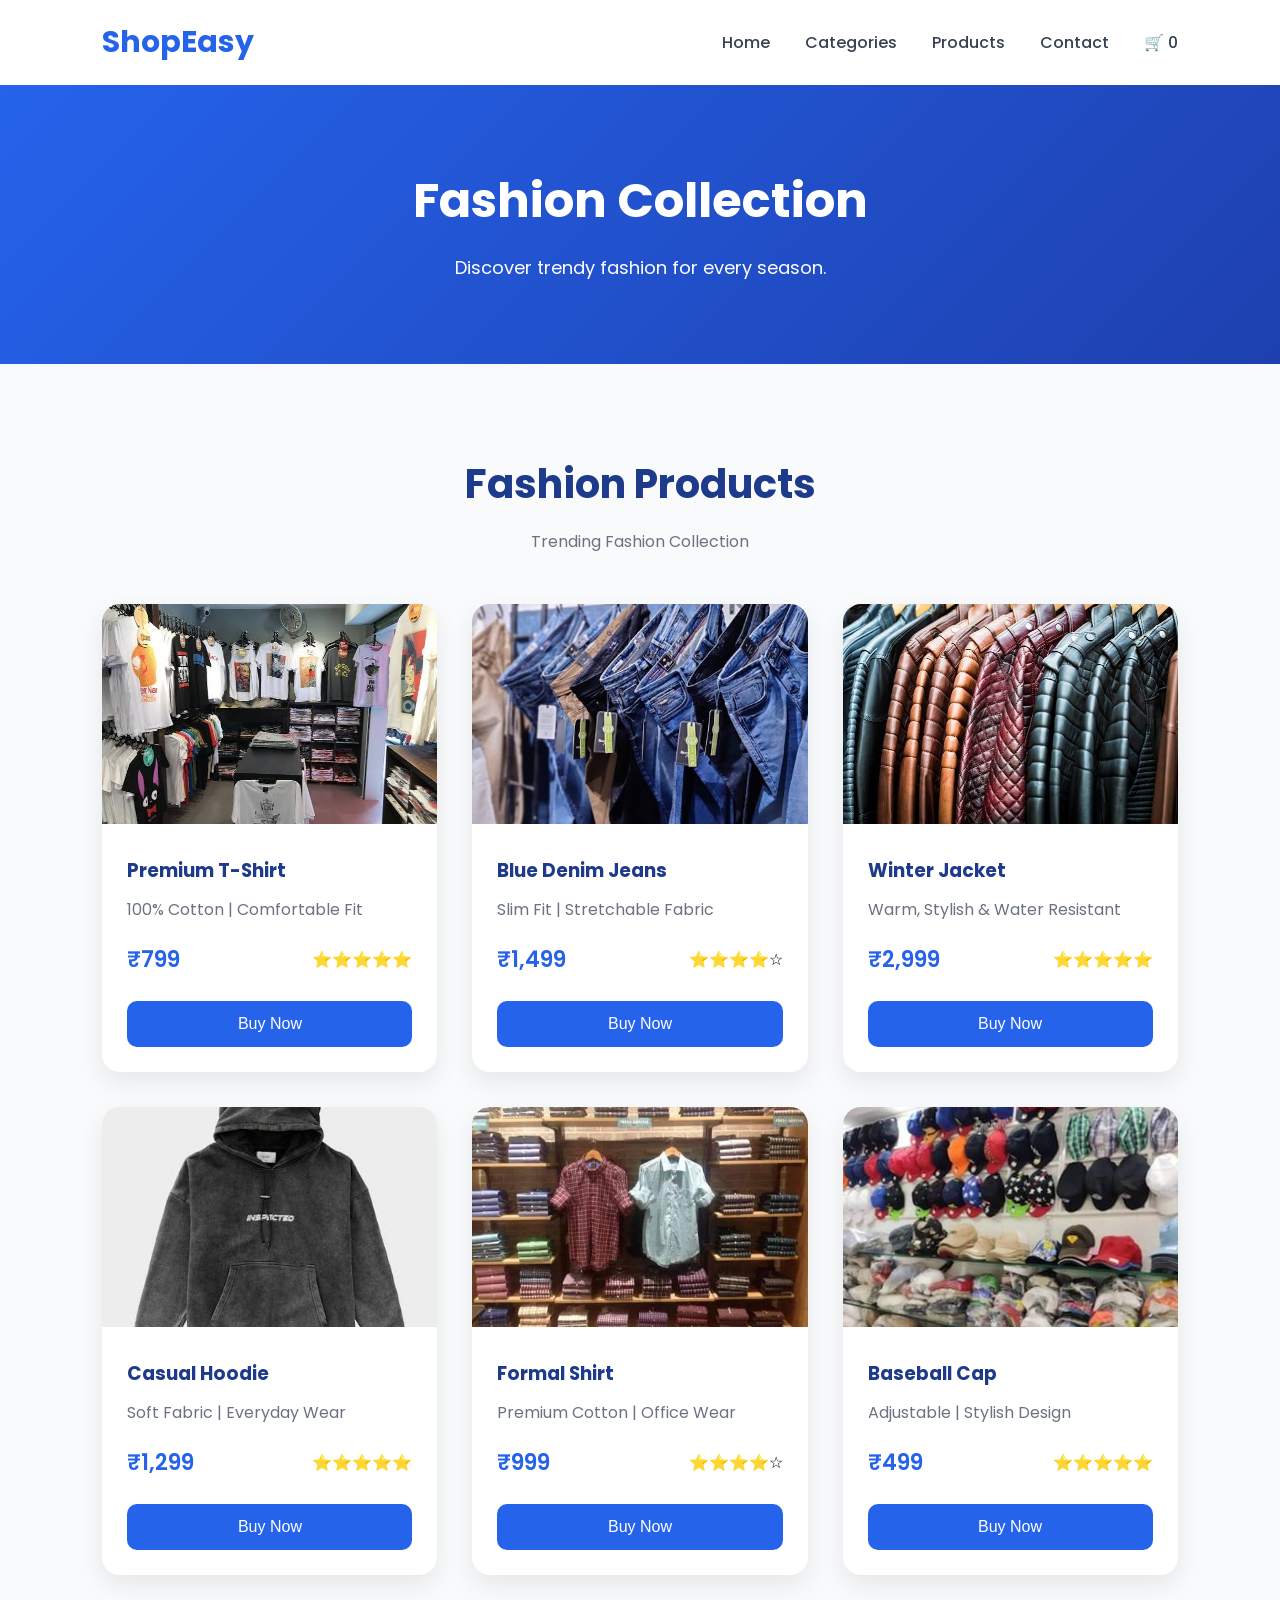
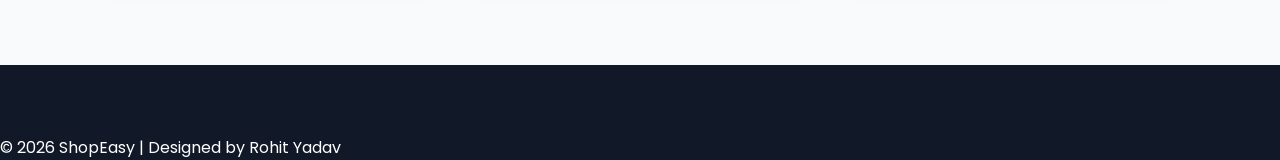
<file: labs/lab2/fashion.html>
<!DOCTYPE html>
<html lang="en">

<head>

    <meta charset="UTF-8">

    <meta name="viewport"
          content="width=device-width, initial-scale=1.0">

    <title>Fashion | ShopEasy</title>

    <link rel="preconnect"
          href="https://fonts.googleapis.com">

    <link rel="preconnect"
          href="https://fonts.gstatic.com"
          crossorigin>

    <link href="https://fonts.googleapis.com/css2?family=Poppins:wght@300;400;500;600;700&display=swap"
          rel="stylesheet">

    <link rel="stylesheet"
          href="style.css">

</head>

<body>

<!--====================
        NAVBAR
=====================-->

<nav>

    <div class="logo">
        <h2>ShopEasy</h2>
    </div>

    <ul>

        <li><a href="index.html">Home</a></li>
        <li><a href="index.html#categories">Categories</a></li>
        <li><a href="index.html#products">Products</a></li>
        <li><a href="index.html#contact">Contact</a></li>

        <li>

            <a href="#" id="cart-btn">

                🛒 <span id="cart-count">0</span>

            </a>

        </li>

    </ul>

</nav>

<!--====================
        PAGE HERO
=====================-->

<section class="page-hero">

    <h1>Fashion Collection</h1>

    <p>

        Discover trendy fashion for every season.

    </p>

</section>

<!--====================
        PRODUCTS
=====================-->

<section class="products">

    <h2>Fashion Products</h2>

    <p class="section-subtitle">

        Trending Fashion Collection

    </p>

    <div class="product-container">

        <!-- Product 1 -->

        <div class="product-card">

            <img src="assets/images/tshirt.jpg" alt="T-Shirt">

            <div class="product-info">

                <h3>Premium T-Shirt</h3>

                <p>100% Cotton | Comfortable Fit</p>

                <div class="price-rating">

                    <span class="price">₹799</span>

                    <span class="rating">⭐⭐⭐⭐⭐</span>

                </div>

               <button class="buy-btn add-cart">
    Buy Now
</button>

            </div>

        </div>

        <!-- Product 2 -->

        <div class="product-card">

            <img src="assets/images/jeans.jpg" alt="Jeans">

            <div class="product-info">

                <h3>Blue Denim Jeans</h3>

                <p>Slim Fit | Stretchable Fabric</p>

                <div class="price-rating">

                    <span class="price">₹1,499</span>

                    <span class="rating">⭐⭐⭐⭐☆</span>

                </div>

                <button class="buy-btn add-cart">
    Buy Now
</button>

            </div>

        </div>

        <!-- Product 3 -->

        <div class="product-card">

            <img src="assets/images/jacket.jpg" alt="Jacket">

            <div class="product-info">

                <h3>Winter Jacket</h3>

                <p>Warm, Stylish & Water Resistant</p>

                <div class="price-rating">

                    <span class="price">₹2,999</span>

                    <span class="rating">⭐⭐⭐⭐⭐</span>

                </div>

               <button class="buy-btn add-cart">
    Buy Now
</button>

            </div>

        </div>

        <!-- Product 4 -->

        <div class="product-card">

            <img src="assets/images/hoodie.jpg" alt="Hoodie">

            <div class="product-info">

                <h3>Casual Hoodie</h3>

                <p>Soft Fabric | Everyday Wear</p>

                <div class="price-rating">

                    <span class="price">₹1,299</span>

                    <span class="rating">⭐⭐⭐⭐⭐</span>

                </div>

             <button class="buy-btn add-cart">
    Buy Now
</button>

            </div>

        </div>

        <!-- Product 5 -->

        <div class="product-card">

            <img src="assets/images/shirt.jpg" alt="Shirt">

            <div class="product-info">

                <h3>Formal Shirt</h3>

                <p>Premium Cotton | Office Wear</p>

                <div class="price-rating">

                    <span class="price">₹999</span>

                    <span class="rating">⭐⭐⭐⭐☆</span>

                </div>

              <button class="buy-btn add-cart">
    Buy Now
</button>

            </div>

        </div>

        <!-- Product 6 -->

        <div class="product-card">

            <img src="assets/images/cap.jpg" alt="Cap">

            <div class="product-info">

                <h3>Baseball Cap</h3>

                <p>Adjustable | Stylish Design</p>

                <div class="price-rating">

                    <span class="price">₹499</span>

                    <span class="rating">⭐⭐⭐⭐⭐</span>

                </div>

             <button class="buy-btn add-cart">
    Buy Now
</button>

            </div>

        </div>

    </div>

</section>
<div class="cart-panel" id="cart-panel">

    <div class="cart-header">

        <h2>Shopping Cart</h2>

        <button id="close-cart">✖</button>

    </div>

    <div id="cart-items">

        <p>Your cart is empty.</p>

    </div>

    <div class="cart-footer">

        <h3>

            Total : ₹<span id="cart-total">0</span>

        </h3>

        <button class="checkout-btn">

            Proceed to Checkout

        </button>

    </div>

</div>
<footer>

    <p>

        © 2026 ShopEasy | Designed by Rohit Yadav

    </p>

</footer>
<script src="script.js"></script>
</body>

</html>
</file>
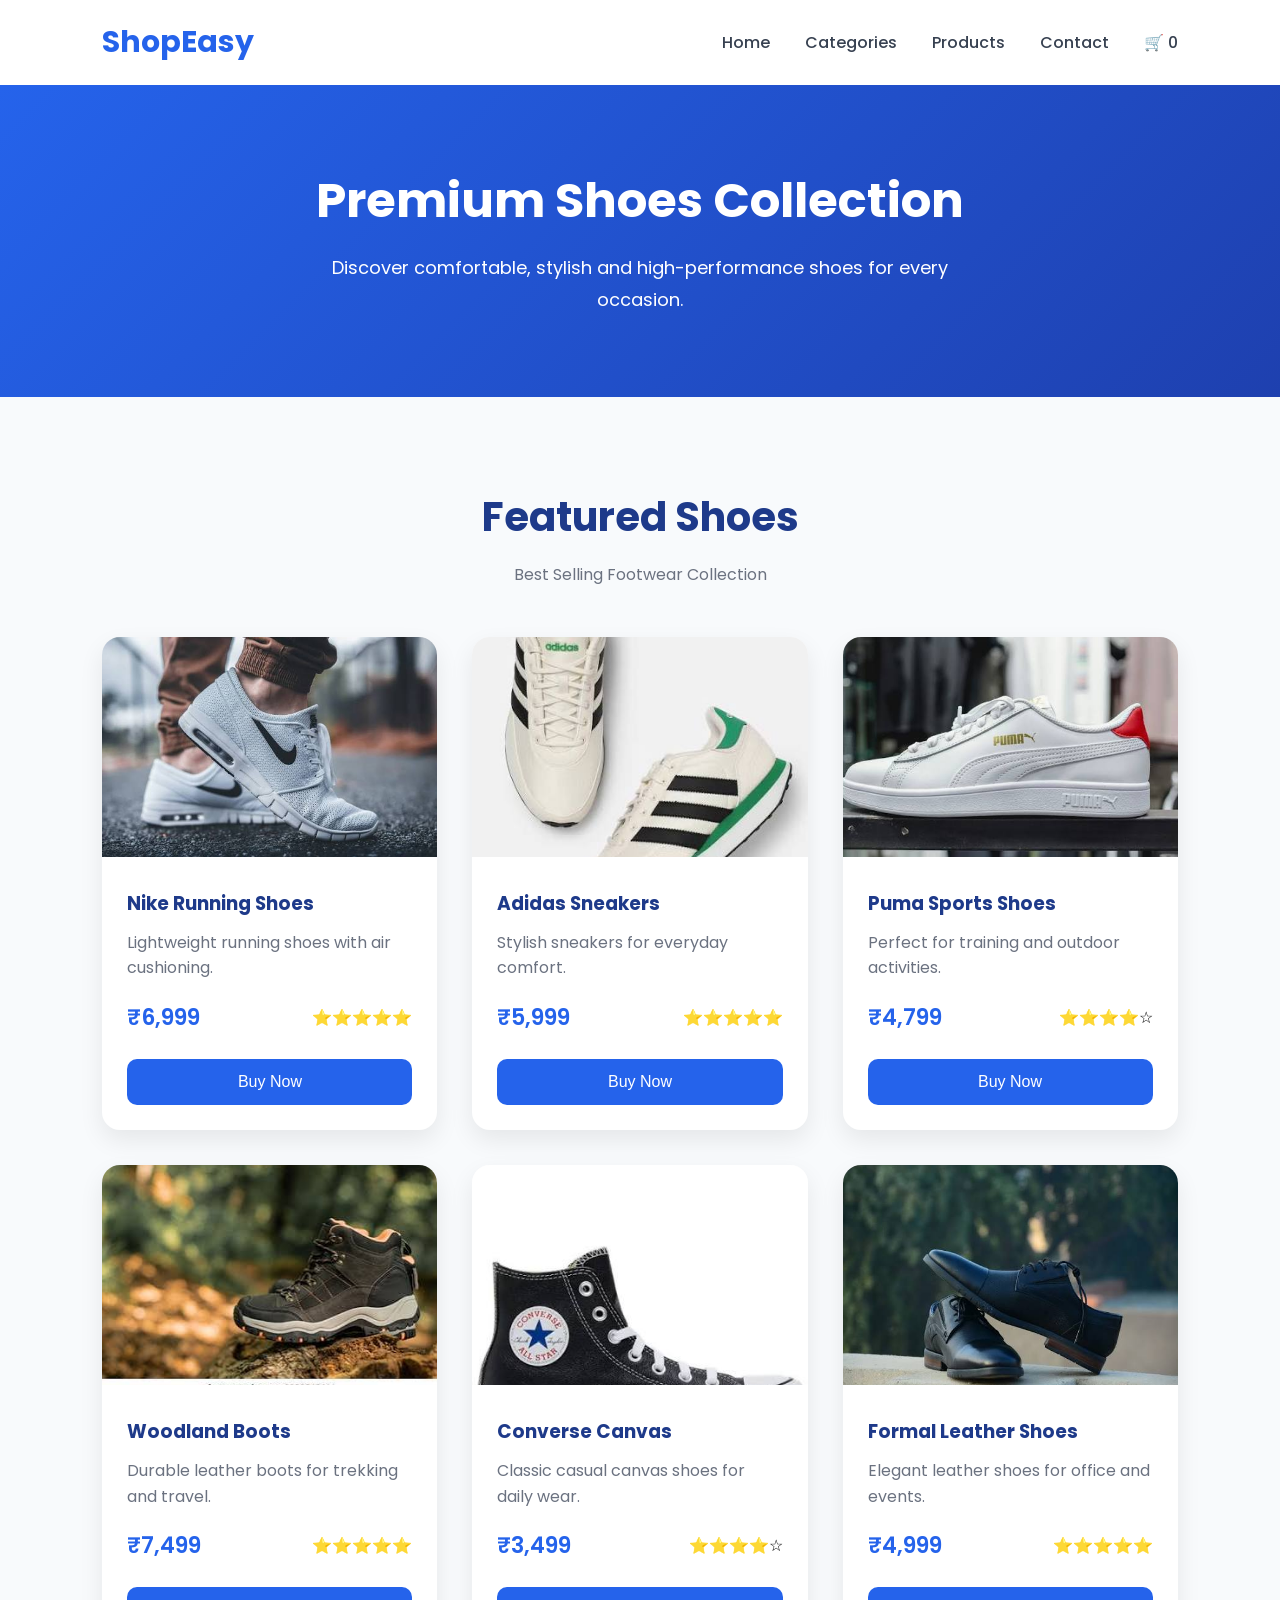
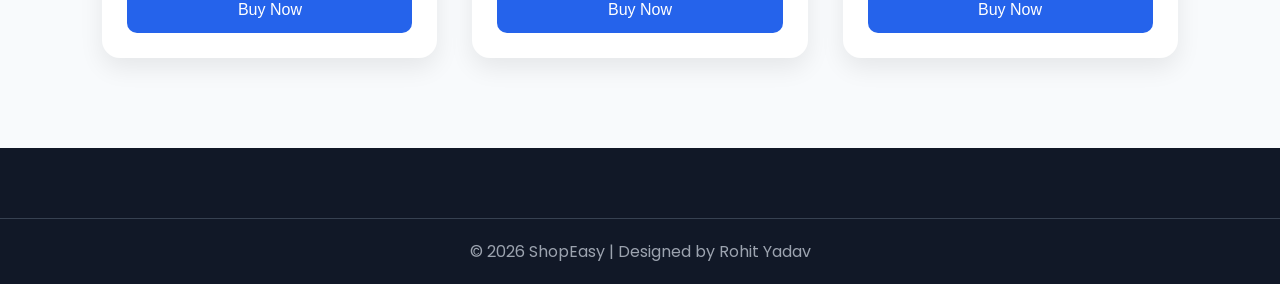
<file: labs/lab2/shoes.html>
<!DOCTYPE html>
<html lang="en">

<head>

<meta charset="UTF-8">

<meta name="viewport" content="width=device-width, initial-scale=1.0">

<title>Shoes | ShopEasy</title>

<link rel="preconnect" href="https://fonts.googleapis.com">

<link rel="preconnect" href="https://fonts.gstatic.com" crossorigin>

<link href="https://fonts.googleapis.com/css2?family=Poppins:wght@300;400;500;600;700&display=swap" rel="stylesheet">

<link rel="stylesheet" href="style.css">

</head>


<body>


<!-- NAVBAR -->

<nav>

<div class="logo">
<h2>ShopEasy</h2>
</div>


<ul>

<li><a href="index.html">Home</a></li>

<li><a href="index.html#categories">Categories</a></li>

<li><a href="index.html#products">Products</a></li>

<li><a href="index.html#contact">Contact</a></li>


<li>

<a href="javascript:void(0)" id="cart-btn">

🛒 <span id="cart-count">0</span>

</a>

</li>


</ul>

</nav>



<!-- PAGE HERO -->


<section class="page-hero">

<h1>Premium Shoes Collection</h1>

<p>
Discover comfortable, stylish and high-performance shoes for every occasion.
</p>

</section>




<!-- PRODUCTS -->


<section class="products">


<h2>Featured Shoes</h2>


<p class="section-subtitle">

Best Selling Footwear Collection

</p>



<div class="product-container">



<!-- PRODUCT 1 -->


<div class="product-card">


<img src="assets/images/nike.jpg" alt="Nike Shoes">


<div class="product-info">


<h3>Nike Running Shoes</h3>


<p>
Lightweight running shoes with air cushioning.
</p>


<div class="price-rating">

<span class="price">₹6,999</span>

<span class="rating">⭐⭐⭐⭐⭐</span>

</div>


<button class="buy-btn add-cart">

Buy Now

</button>


</div>


</div>





<!-- PRODUCT 2 -->


<div class="product-card">


<img src="assets/images/adidas.jpg" alt="Adidas Shoes">


<div class="product-info">


<h3>Adidas Sneakers</h3>


<p>
Stylish sneakers for everyday comfort.
</p>


<div class="price-rating">

<span class="price">₹5,999</span>

<span class="rating">⭐⭐⭐⭐⭐</span>

</div>


<button class="buy-btn add-cart">

Buy Now

</button>


</div>


</div>





<!-- PRODUCT 3 -->


<div class="product-card">


<img src="assets/images/puma.jpg" alt="Puma Shoes">


<div class="product-info">


<h3>Puma Sports Shoes</h3>


<p>
Perfect for training and outdoor activities.
</p>


<div class="price-rating">

<span class="price">₹4,799</span>

<span class="rating">⭐⭐⭐⭐☆</span>

</div>


<button class="buy-btn add-cart">

Buy Now

</button>


</div>


</div>





<!-- PRODUCT 4 -->


<div class="product-card">


<img src="assets/images/woodland.jpg" alt="Woodland Boots">


<div class="product-info">


<h3>Woodland Boots</h3>


<p>
Durable leather boots for trekking and travel.
</p>


<div class="price-rating">

<span class="price">₹7,499</span>

<span class="rating">⭐⭐⭐⭐⭐</span>

</div>


<button class="buy-btn add-cart">

Buy Now

</button>


</div>


</div>





<!-- PRODUCT 5 -->


<div class="product-card">


<img src="assets/images/converse.jpg" alt="Converse Shoes">


<div class="product-info">


<h3>Converse Canvas</h3>


<p>
Classic casual canvas shoes for daily wear.
</p>


<div class="price-rating">

<span class="price">₹3,499</span>

<span class="rating">⭐⭐⭐⭐☆</span>

</div>


<button class="buy-btn add-cart">

Buy Now

</button>


</div>


</div>





<!-- PRODUCT 6 -->


<div class="product-card">


<img src="assets/images/formal-shoes.jpg" alt="Formal Shoes">


<div class="product-info">


<h3>Formal Leather Shoes</h3>


<p>
Elegant leather shoes for office and events.
</p>


<div class="price-rating">

<span class="price">₹4,999</span>

<span class="rating">⭐⭐⭐⭐⭐</span>

</div>


<button class="buy-btn add-cart">

Buy Now

</button>


</div>


</div>



</div>


</section>





<!-- CART PANEL -->


<div class="cart-panel" id="cart-panel">


<div class="cart-header">


<h2>Shopping Cart</h2>


<button id="close-cart">

✖

</button>


</div>



<div id="cart-items">

<p>Your cart is empty.</p>

</div>



<div class="cart-footer">


<h3>

Total : ₹<span id="cart-total">0</span>

</h3>



<button class="checkout-btn">

Proceed to Checkout

</button>


</div>


</div>





<!-- FOOTER -->


<footer>


<div class="copyright">

© 2026 ShopEasy | Designed by Rohit Yadav

</div>


</footer>



<script src="script.js"></script>


</body>

</html>
</file>
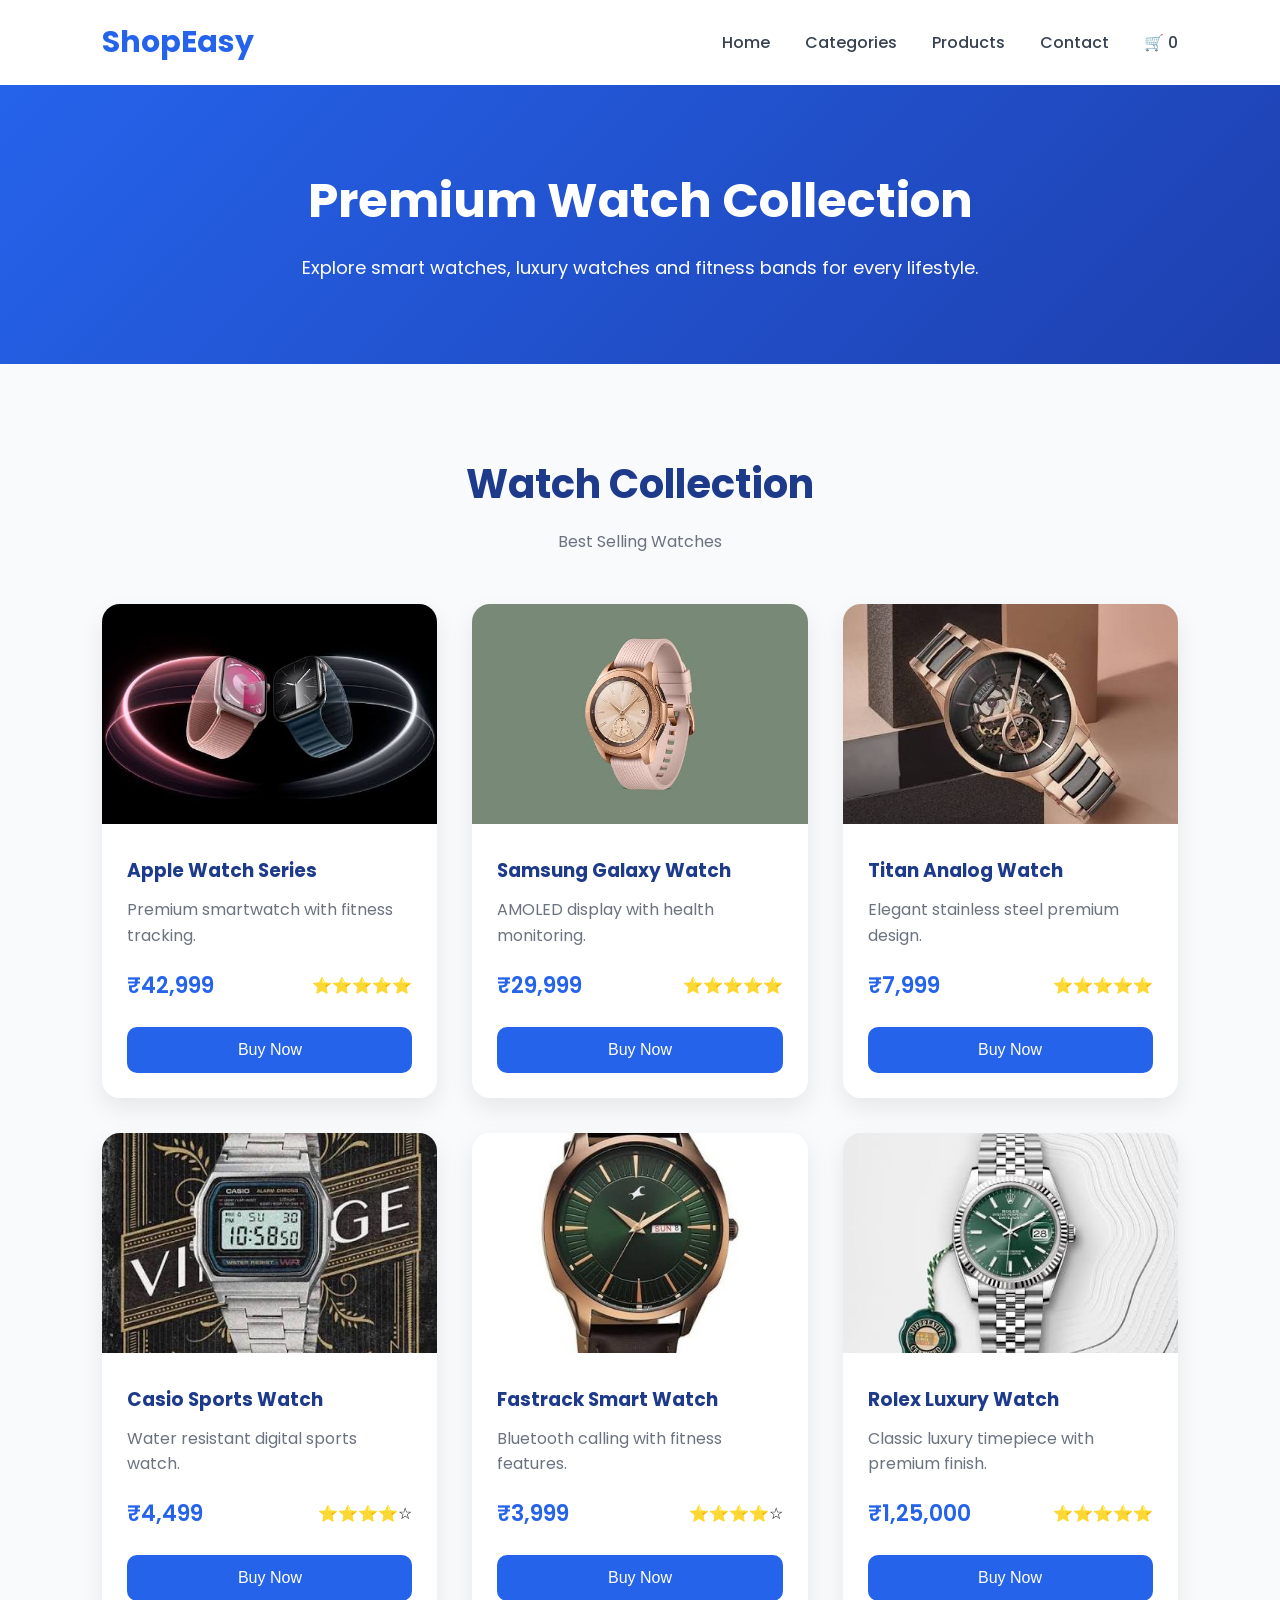
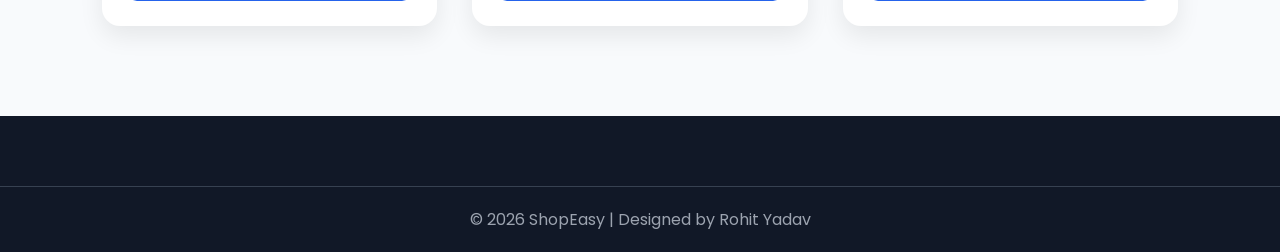
<file: labs/lab2/watches.html>
<!DOCTYPE html>
<html lang="en">

<head>

<meta charset="UTF-8">

<meta name="viewport" content="width=device-width, initial-scale=1.0">

<title>Watches | ShopEasy</title>

<link rel="preconnect" href="https://fonts.googleapis.com">

<link rel="preconnect" href="https://fonts.gstatic.com" crossorigin>

<link href="https://fonts.googleapis.com/css2?family=Poppins:wght@300;400;500;600;700&display=swap" rel="stylesheet">

<link rel="stylesheet" href="style.css">

</head>


<body>


<!-- NAVBAR -->

<nav>

<div class="logo">

<h2>ShopEasy</h2>

</div>


<ul>

<li><a href="index.html">Home</a></li>

<li><a href="index.html#categories">Categories</a></li>

<li><a href="index.html#products">Products</a></li>

<li><a href="index.html#contact">Contact</a></li>


<li>

<a href="javascript:void(0)" id="cart-btn">

🛒 <span id="cart-count">0</span>

</a>

</li>


</ul>

</nav>





<!-- HERO -->


<section class="page-hero">


<h1>Premium Watch Collection</h1>


<p>

Explore smart watches, luxury watches and fitness bands for every lifestyle.

</p>


</section>





<!-- PRODUCTS -->


<section class="products">


<h2>Watch Collection</h2>


<p class="section-subtitle">

Best Selling Watches

</p>



<div class="product-container">





<!-- PRODUCT 1 -->


<div class="product-card">


<img src="assets/images/apple-watch.jpg" alt="Apple Watch">


<div class="product-info">


<h3>Apple Watch Series</h3>


<p>
Premium smartwatch with fitness tracking.
</p>



<div class="price-rating">


<span class="price">₹42,999</span>


<span class="rating">⭐⭐⭐⭐⭐</span>


</div>



<button class="buy-btn add-cart">

Buy Now

</button>


</div>


</div>






<!-- PRODUCT 2 -->


<div class="product-card">


<img src="assets/images/galaxy-watch.jpg" alt="Galaxy Watch">


<div class="product-info">


<h3>Samsung Galaxy Watch</h3>


<p>
AMOLED display with health monitoring.
</p>



<div class="price-rating">


<span class="price">₹29,999</span>


<span class="rating">⭐⭐⭐⭐⭐</span>


</div>



<button class="buy-btn add-cart">

Buy Now

</button>


</div>


</div>






<!-- PRODUCT 3 -->


<div class="product-card">


<img src="assets/images/titan-watch.jpg" alt="Titan Watch">


<div class="product-info">


<h3>Titan Analog Watch</h3>


<p>
Elegant stainless steel premium design.
</p>



<div class="price-rating">


<span class="price">₹7,999</span>


<span class="rating">⭐⭐⭐⭐⭐</span>


</div>



<button class="buy-btn add-cart">

Buy Now

</button>


</div>


</div>






<!-- PRODUCT 4 -->


<div class="product-card">


<img src="assets/images/casio-watch.jpg" alt="Casio Watch">


<div class="product-info">


<h3>Casio Sports Watch</h3>


<p>
Water resistant digital sports watch.
</p>



<div class="price-rating">


<span class="price">₹4,499</span>


<span class="rating">⭐⭐⭐⭐☆</span>


</div>



<button class="buy-btn add-cart">

Buy Now

</button>


</div>


</div>






<!-- PRODUCT 5 -->


<div class="product-card">


<img src="assets/images/fastrack-watch.jpg" alt="Fastrack Watch">


<div class="product-info">


<h3>Fastrack Smart Watch</h3>


<p>
Bluetooth calling with fitness features.
</p>



<div class="price-rating">


<span class="price">₹3,999</span>


<span class="rating">⭐⭐⭐⭐☆</span>


</div>



<button class="buy-btn add-cart">

Buy Now

</button>


</div>


</div>






<!-- PRODUCT 6 -->


<div class="product-card">


<img src="assets/images/rolex-watch.jpg" alt="Rolex Watch">


<div class="product-info">


<h3>Rolex Luxury Watch</h3>


<p>
Classic luxury timepiece with premium finish.
</p>



<div class="price-rating">


<span class="price">₹1,25,000</span>


<span class="rating">⭐⭐⭐⭐⭐</span>


</div>



<button class="buy-btn add-cart">

Buy Now

</button>


</div>


</div>





</div>


</section>






<!-- CART -->


<div class="cart-panel" id="cart-panel">


<div class="cart-header">


<h2>Shopping Cart</h2>


<button id="close-cart">

✖

</button>


</div>




<div id="cart-items">


<p>Your cart is empty.</p>


</div>




<div class="cart-footer">


<h3>

Total : ₹<span id="cart-total">0</span>

</h3>



<button class="checkout-btn">

Proceed to Checkout

</button>



</div>


</div>







<!-- FOOTER -->


<footer>


<div class="copyright">


© 2026 ShopEasy | Designed by Rohit Yadav


</div>


</footer>





<script src="script.js"></script>


</body>

</html>
</file>
<file: labs/lab1/style.css>
/* ===========================
   RESET
=========================== */

*{
    margin:0;
    padding:0;
    box-sizing:border-box;
}

/* ===========================
   BODY
=========================== */

body{

    font-family:Arial, Helvetica, sans-serif;

   background:linear-gradient(#f8fafc,#eef2ff);

    color:#333;

    line-height:1.6;

}
header{

    background: linear-gradient(135deg, #2563eb, #1e40af);
    color:white;

    text-align:center;

    padding:50px 20px;

}
header img{

    width:160px;

    height:160px;

    border-radius:50%;

    border:5px solid white;

    object-fit:cover;

    margin-bottom:20px;
     box-shadow:0 10px 25px rgba(0,0,0,.25);

}
header h1{

    font-size:52px;
    font-weight: 700;

    margin-bottom:10px;

}
header h3{

    font-weight:400;

    margin-bottom:10px;

}
main{

    width:85%;

    max-width:1000px;

    margin:40px auto;

}
section{

    background:white;

    padding:25px;

    margin-bottom:25px;

    border-radius:18px;

    box-shadow:0 8px 20px rgba(0,0,0,.08);
     transition:.35s ease;

}
section:hover{

    transform:translateY(-8px);

    box-shadow:0 15px 35px rgba(0,0,0,.15);

}
section h2{

    color:#2563eb;

    margin-bottom:15px;

    border-bottom:2px solid #2563eb;

    padding-bottom:8px;

}
section p{

    margin-bottom:10px;

}
ul{

    margin-left:20px;

}

li{

    margin-bottom:8px;

}
table{

    width:100%;

    border-collapse:collapse;

}
table,th,td{

    border:1px solid #ddd;

}

th{

    background:#2563eb;

    color:white;

}

th,td{

    padding:12px;

    text-align:center;

}
footer{

    background:#111827;

    color:white;

    text-align:center;

    padding:25px;
    font-size:15px;

}
section{

    transition:.3s;

}

section:hover{

    transform:translateY(-5px);

}
</file>
<file: labs/lab10/style.css>
/* ==========================================
   LAB 10 - BOOK EXPLORER PRO
   Modern Dark UI | Purple + Cyan
========================================== */

:root {
    --bg: #080b16;
    --surface: #111629;
    --surface-2: #171e34;
    --text: #f4f5ff;
    --muted: #9aa4bc;
    --purple: #a78bfa;
    --cyan: #67e8f9;
    --border: rgba(255, 255, 255, 0.10);
    --danger: #fb7185;
    --success: #86efac;
}

* {
    margin: 0;
    padding: 0;
    box-sizing: border-box;
}

html {
    scroll-behavior: smooth;
    scroll-padding-top: 25px;
}

body {
    min-height: 100vh;
    font-family: "Segoe UI", Arial, sans-serif;
    color: var(--text);
    line-height: 1.6;
    background:
        radial-gradient(
            circle at 10% 8%,
            rgba(124, 58, 237, 0.15),
            transparent 30%
        ),
        radial-gradient(
            circle at 90% 38%,
            rgba(6, 182, 212, 0.08),
            transparent 28%
        ),
        var(--bg);
}

button,
input,
select {
    font: inherit;
}

button {
    cursor: pointer;
}

button:disabled {
    opacity: 0.55;
    cursor: not-allowed;
}

a {
    color: inherit;
    text-decoration: none;
}

[hidden] {
    display: none !important;
}

.sr-only {
    position: absolute;
    width: 1px;
    height: 1px;
    padding: 0;
    margin: -1px;
    overflow: hidden;
    clip: rect(0, 0, 0, 0);
    white-space: nowrap;
    border: 0;
}

/* NAVBAR */

.navbar {
    min-height: 78px;
    padding: 16px 8%;
    display: flex;
    align-items: center;
    justify-content: space-between;
    gap: 25px;
    border-bottom: 1px solid var(--border);
    background: rgba(8, 11, 22, 0.90);
    backdrop-filter: blur(18px);
}

.logo {
    color: var(--text);
    font-size: 23px;
    font-weight: 800;
    letter-spacing: -0.5px;
    white-space: nowrap;
}

.logo span {
    color: var(--cyan);
}

.logo small {
    display: inline-block;
    margin-left: 4px;
    padding: 2px 5px;
    border-radius: 4px;
    color: #090c17;
    background: var(--purple);
    font-size: 9px;
    vertical-align: middle;
    letter-spacing: 0.5px;
}

.nav-links {
    display: flex;
    align-items: center;
    gap: 24px;
}

.nav-links > a {
    color: var(--muted);
    font-size: 14px;
    transition: color 0.2s ease;
}

.nav-links > a:hover {
    color: var(--cyan);
}

.lab-label {
    color: var(--purple);
    font-size: 10px;
    font-weight: 800;
    letter-spacing: 1px;
}

/* HERO */

.hero {
    position: relative;
    overflow: hidden;
    padding: 92px 20px 75px;
    text-align: center;
    background:
        radial-gradient(
            ellipse at 50% 0%,
            rgba(124, 58, 237, 0.16),
            transparent 65%
        );
}

.hero-content {
    max-width: 850px;
    margin: 0 auto;
}

.eyebrow {
    display: inline-block;
    color: var(--cyan);
    font-size: 11px;
    font-weight: 800;
    letter-spacing: 2px;
}

.hero h1 {
    margin: 19px 0;
    font-size: clamp(40px, 6vw, 68px);
    line-height: 1.12;
    font-weight: 850;
    letter-spacing: -1.8px;
}

.hero h1 span {
    display: block;
    background: linear-gradient(90deg, var(--purple), var(--cyan));
    background-clip: text;
    -webkit-background-clip: text;
    color: transparent;
}

.hero-content > p:not(.status-message) {
    max-width: 640px;
    margin: 0 auto 30px;
    color: var(--muted);
    font-size: 15px;
}

/* SEARCH */

.search-form {
    display: flex;
    gap: 10px;
    max-width: 690px;
    margin: 0 auto;
    padding: 8px;
    border: 1px solid rgba(167, 139, 250, 0.24);
    border-radius: 15px;
    background: rgba(17, 22, 41, 0.94);
    box-shadow: 0 15px 45px rgba(0, 0, 0, 0.20);
}

.search-form input {
    flex: 1;
    min-width: 0;
    padding: 12px 15px;
    color: var(--text);
    background: transparent;
    border: 0;
    outline: none;
    font-size: 14px;
}

.search-form input::placeholder {
    color: #75809a;
}

.search-form input:focus-visible {
    outline: 1px solid var(--purple);
    border-radius: 7px;
}

.primary-btn {
    display: inline-flex;
    align-items: center;
    justify-content: center;
    padding: 12px 21px;
    border: 0;
    border-radius: 10px;
    color: #090c17;
    background: linear-gradient(110deg, var(--purple), var(--cyan));
    font-size: 13px;
    font-weight: 800;
    transition: transform 0.2s ease, box-shadow 0.2s ease;
}

.primary-btn:hover:not(:disabled) {
    transform: translateY(-2px);
    box-shadow: 0 10px 28px rgba(103, 232, 249, 0.15);
}

.primary-btn:focus-visible,
.secondary-btn:focus-visible,
.quick-search:focus-visible,
.favourite-btn:focus-visible,
.details-btn:focus-visible,
.modal-close:focus-visible {
    outline: 2px solid var(--cyan);
    outline-offset: 3px;
}

/* QUICK SEARCH */

.quick-searches {
    display: flex;
    align-items: center;
    justify-content: center;
    flex-wrap: wrap;
    gap: 9px;
    margin-top: 20px;
}

.quick-searches > span {
    color: #75809a;
    font-size: 12px;
}

.quick-search {
    padding: 6px 11px;
    border: 1px solid var(--border);
    border-radius: 20px;
    color: #b9c1d5;
    background: rgba(255, 255, 255, 0.025);
    font-size: 11px;
    transition: 0.2s ease;
}

.quick-search:hover {
    color: var(--cyan);
    border-color: rgba(103, 232, 249, 0.4);
}

/* STATUS */

.status-message {
    min-height: 24px;
    margin-top: 22px;
    color: var(--muted);
    font-size: 12px;
}

.status-message.error {
    color: var(--danger);
}

.status-message.success {
    color: var(--success);
}

/* MAIN LIBRARY */

.library-section {
    width: min(1160px, 86%);
    margin: 0 auto;
    padding: 50px 0 75px;
}

.section-heading {
    display: flex;
    align-items: center;
    justify-content: space-between;
    gap: 24px;
    margin-bottom: 28px;
}

.section-heading h2 {
    margin: 7px 0 5px;
    font-size: clamp(25px, 4vw, 34px);
    line-height: 1.25;
}

.section-heading > div:first-child > p {
    color: var(--muted);
    font-size: 13px;
}

.library-stats {
    display: flex;
    gap: 12px;
}

.stat-box {
    min-width: 100px;
    padding: 13px 16px;
    border: 1px solid var(--border);
    border-radius: 12px;
    background: rgba(255, 255, 255, 0.025);
    text-align: center;
}

.stat-box strong {
    display: block;
    color: var(--cyan);
    font-size: 23px;
    line-height: 1.3;
}

.stat-box span {
    display: block;
    color: var(--muted);
    font-size: 10px;
}

/* TOOLBAR */

.toolbar {
    display: flex;
    align-items: center;
    flex-wrap: wrap;
    gap: 14px;
    margin-bottom: 27px;
    padding: 15px;
    border: 1px solid var(--border);
    border-radius: 13px;
    background: rgba(17, 22, 41, 0.7);
}

.filter-group {
    display: flex;
    align-items: center;
    gap: 9px;
}

.filter-group label {
    color: var(--muted);
    font-size: 12px;
}

.filter-group select {
    max-width: 175px;
    padding: 9px 12px;
    border: 1px solid var(--border);
    border-radius: 8px;
    color: var(--text);
    background: var(--surface-2);
    font-size: 12px;
    outline: none;
}

.filter-group select:focus {
    border-color: var(--purple);
}

.filter-group select option {
    color: var(--text);
    background: var(--surface);
}

.secondary-btn {
    margin-left: auto;
    padding: 9px 13px;
    border: 1px solid rgba(103, 232, 249, 0.23);
    border-radius: 8px;
    color: var(--cyan);
    background: rgba(103, 232, 249, 0.04);
    font-size: 12px;
    transition: 0.2s ease;
}

.secondary-btn:hover {
    background: rgba(103, 232, 249, 0.10);
}

/* BOOK GRID */

.books-grid {
    display: grid;
    grid-template-columns: repeat(4, minmax(0, 1fr));
    gap: 20px;
    align-items: stretch;
}

/* BOOK CARD */

.book-card {
    min-width: 0;
    overflow: hidden;
    display: flex;
    flex-direction: column;
    border: 1px solid var(--border);
    border-radius: 15px;
    background: linear-gradient(
        145deg,
        rgba(23, 30, 52, 0.96),
        rgba(13, 17, 32, 0.98)
    );
    transition: transform 0.25s ease, border-color 0.25s ease;
}

.book-card:hover {
    transform: translateY(-5px);
    border-color: rgba(167, 139, 250, 0.4);
}

.book-cover {
    position: relative;
    height: 220px;
    display: flex;
    align-items: center;
    justify-content: center;
    padding: 20px;
    overflow: hidden;
    background:
        radial-gradient(
            circle at 50% 30%,
            rgba(124, 58, 237, 0.2),
            transparent 70%
        ),
        #0e1325;
}

.book-cover img {
    width: auto;
    height: 100%;
    max-width: 100%;
    object-fit: contain;
    border-radius: 4px;
    box-shadow: 0 12px 25px rgba(0, 0, 0, 0.3);
}

.cover-placeholder {
    display: flex;
    align-items: center;
    justify-content: center;
    flex-direction: column;
    gap: 10px;
    color: var(--purple);
    text-align: center;
}

.cover-placeholder span {
    font-size: 42px;
}

.cover-placeholder small {
    color: var(--muted);
    font-size: 10px;
}

.book-number {
    position: absolute;
    top: 12px;
    left: 12px;
    padding: 4px 8px;
    border: 1px solid rgba(255, 255, 255, 0.12);
    border-radius: 6px;
    color: #e5e7eb;
    background: rgba(8, 11, 22, 0.75);
    font-size: 10px;
    font-weight: 700;
}

.favourite-btn {
    position: absolute;
    top: 10px;
    right: 10px;
    width: 35px;
    height: 35px;
    display: flex;
    align-items: center;
    justify-content: center;
    border: 1px solid rgba(255, 255, 255, 0.15);
    border-radius: 50%;
    color: white;
    background: rgba(8, 11, 22, 0.82);
    font-size: 18px;
    transition: 0.2s ease;
}

.favourite-btn:hover {
    transform: scale(1.08);
}

.favourite-btn.is-favourite {
    color: #fb7185;
    border-color: rgba(251, 113, 133, 0.4);
    background: rgba(251, 113, 133, 0.12);
}

.book-info {
    flex: 1;
    display: flex;
    flex-direction: column;
    padding: 17px;
}

.book-info h3 {
    margin-bottom: 8px;
    font-size: 15px;
    line-height: 1.5;
    overflow-wrap: anywhere;
}

.book-author {
    margin-bottom: 8px;
    color: var(--purple);
    font-size: 12px;
    overflow-wrap: anywhere;
}

.book-year {
    margin-bottom: 16px;
    color: var(--muted);
    font-size: 11px;
}

.book-actions {
    display: flex;
    gap: 8px;
    margin-top: auto;
}

.details-btn {
    flex: 1;
    padding: 9px 8px;
    border: 1px solid rgba(103, 232, 249, 0.22);
    border-radius: 8px;
    color: var(--cyan);
    background: rgba(103, 232, 249, 0.04);
    font-size: 11px;
    font-weight: 700;
    text-align: center;
    transition: 0.2s ease;
}

.details-btn:hover {
    background: rgba(103, 232, 249, 0.12);
}

/* EMPTY / ERROR STATES */

.empty-state {
    grid-column: 1 / -1;
    padding: 55px 20px;
    border: 1px dashed rgba(255, 255, 255, 0.15);
    border-radius: 15px;
    background: rgba(255, 255, 255, 0.015);
    text-align: center;
}

.empty-icon {
    margin-bottom: 12px;
    font-size: 42px;
}

.empty-state h3 {
    margin-bottom: 8px;
    font-size: 19px;
}

.empty-state p {
    color: var(--muted);
    font-size: 13px;
}

.empty-state.error-state h3 {
    color: var(--danger);
}

/* LOADING */

.loading-spinner {
    width: 36px;
    height: 36px;
    margin: 0 auto 18px;
    border: 3px solid rgba(255, 255, 255, 0.12);
    border-top-color: var(--cyan);
    border-radius: 50%;
    animation: spin 0.8s linear infinite;
}

@keyframes spin {
    to {
        transform: rotate(360deg);
    }
}

/* LOAD MORE */

.load-more-wrapper {
    padding-top: 35px;
    text-align: center;
}

.pagination-message {
    margin-bottom: 14px;
    color: var(--muted);
    font-size: 12px;
}

.load-more-wrapper .primary-btn {
    min-width: 190px;
}

/* TECHNOLOGY NOTE */

.tech-note {
    width: min(1160px, 86%);
    display: flex;
    align-items: flex-start;
    gap: 18px;
    margin: 0 auto 75px;
    padding: 27px;
    border: 1px solid var(--border);
    border-left: 3px solid var(--purple);
    border-radius: 13px;
    background: rgba(255, 255, 255, 0.025);
}

.tech-icon {
    flex-shrink: 0;
    width: 43px;
    height: 43px;
    display: flex;
    align-items: center;
    justify-content: center;
    border-radius: 12px;
    background: rgba(167, 139, 250, 0.10);
    font-size: 21px;
}

.tech-note h3 {
    margin-bottom: 7px;
    font-size: 16px;
}

.tech-note p {
    color: var(--muted);
    font-size: 12px;
    line-height: 1.8;
}

/* DETAILS MODAL */

.modal {
    position: fixed;
    inset: 0;
    z-index: 2000;
    display: flex;
    align-items: center;
    justify-content: center;
    padding: 20px;
}

.modal-backdrop {
    position: absolute;
    inset: 0;
    background: rgba(0, 0, 0, 0.78);
    backdrop-filter: blur(7px);
}

.modal-content {
    position: relative;
    z-index: 1;
    width: min(680px, 100%);
    max-height: 85vh;
    overflow-y: auto;
    border: 1px solid rgba(167, 139, 250, 0.25);
    border-radius: 18px;
    background: var(--surface);
    box-shadow: 0 25px 90px rgba(0, 0, 0, 0.55);
}

.modal-close {
    position: sticky;
    top: 12px;
    float: right;
    z-index: 2;
    width: 36px;
    height: 36px;
    margin: 12px 12px -48px 0;
    border: 1px solid var(--border);
    border-radius: 50%;
    color: var(--text);
    background: var(--surface-2);
    font-size: 24px;
    line-height: 1;
}

.modal-body {
    padding: 30px;
}

.modal-book {
    display: grid;
    grid-template-columns: 175px minmax(0, 1fr);
    gap: 25px;
}

.modal-book-cover {
    min-height: 225px;
    display: flex;
    align-items: center;
    justify-content: center;
    padding: 12px;
    border-radius: 12px;
    background: #0c1120;
}

.modal-book-cover img {
    max-width: 100%;
    max-height: 250px;
    object-fit: contain;
    border-radius: 4px;
}

.modal-book h2 {
    margin: 8px 0 12px;
    font-size: 24px;
    line-height: 1.3;
    overflow-wrap: anywhere;
}

.modal-book p {
    margin-bottom: 10px;
    color: var(--muted);
    font-size: 13px;
    overflow-wrap: anywhere;
}

.modal-book .modal-author {
    color: var(--purple);
}

.modal-book a {
    display: inline-block;
    margin-top: 12px;
    padding: 10px 14px;
    border-radius: 8px;
    color: #090c17;
    background: linear-gradient(110deg, var(--purple), var(--cyan));
    font-size: 12px;
    font-weight: 800;
}

body.modal-open {
    overflow: hidden;
}

/* FOOTER */

footer {
    border-top: 1px solid var(--border);
    background: rgba(5, 7, 15, 0.8);
}

.footer-content {
    width: min(1160px, 86%);
    display: flex;
    align-items: center;
    justify-content: space-between;
    gap: 20px;
    margin: auto;
    padding: 27px 0;
}

.footer-content > p {
    color: var(--muted);
    font-size: 12px;
}

.footer-bottom {
    padding: 17px 20px;
    border-top: 1px solid rgba(255, 255, 255, 0.06);
    text-align: center;
}

.footer-bottom p {
    color: #75809a;
    font-size: 11px;
}

/* TABLET */

@media (max-width: 1000px) {
    .navbar {
        padding-right: 5%;
        padding-left: 5%;
    }

    .library-section,
    .tech-note,
    .footer-content {
        width: 90%;
    }

    .books-grid {
        grid-template-columns: repeat(3, minmax(0, 1fr));
    }
}

/* MOBILE */

@media (max-width: 700px) {
    .navbar {
        flex-direction: column;
        gap: 12px;
        padding: 17px 15px;
    }

    .nav-links {
        flex-wrap: wrap;
        justify-content: center;
        gap: 14px;
    }

    .lab-label {
        font-size: 9px;
    }

    .hero {
        padding: 65px 18px 50px;
    }

    .hero h1 {
        font-size: 42px;
        letter-spacing: -1px;
    }

    .hero-content > p:not(.status-message) {
        font-size: 13px;
    }

    .search-form {
        flex-direction: column;
        padding: 10px;
    }

    .search-form input {
        min-height: 45px;
    }

    .search-form .primary-btn {
        width: 100%;
    }

    .library-section {
        padding-top: 35px;
    }

    .section-heading {
        align-items: flex-start;
        flex-direction: column;
    }

    .library-stats {
        width: 100%;
    }

    .stat-box {
        flex: 1;
    }

    .toolbar {
        align-items: stretch;
        flex-direction: column;
    }

    .filter-group {
        justify-content: space-between;
    }

    .filter-group select {
        flex: 1;
        max-width: 65%;
    }

    .secondary-btn {
        margin-left: 0;
    }

    .books-grid {
        grid-template-columns: repeat(2, minmax(0, 1fr));
        gap: 13px;
    }

    .book-cover {
        height: 185px;
        padding: 15px;
    }

    .book-info {
        padding: 12px;
    }

    .book-info h3 {
        font-size: 13px;
    }

    .book-author {
        font-size: 11px;
    }

    .book-actions {
        flex-direction: column;
    }

    .tech-note {
        padding: 20px;
    }

    .modal-book {
        grid-template-columns: 1fr;
    }

    .modal-book-cover {
        min-height: 180px;
    }

    .modal-book-cover img {
        max-height: 200px;
    }

    .modal-body {
        padding: 23px;
    }

    .footer-content {
        flex-direction: column;
        text-align: center;
    }
}

/* SMALL MOBILE */

@media (max-width: 390px) {
    .hero h1 {
        font-size: 35px;
    }

    .books-grid {
        grid-template-columns: 1fr;
    }

    .book-cover {
        height: 240px;
    }

    .book-actions {
        flex-direction: row;
    }

    .quick-searches {
        gap: 6px;
    }

    .quick-search {
        font-size: 10px;
    }
}

/* ACCESSIBILITY */

@media (prefers-reduced-motion: reduce) {
    *,
    *::before,
    *::after {
        scroll-behavior: auto !important;
        animation-duration: 0.01ms !important;
        transition-duration: 0.01ms !important;
    }
}
</file>
<file: labs/lab2/style.css>
html{

    scroll-behavior:smooth;

}
*{
    margin:0;
    padding:0;
    box-sizing:border-box;
}
html{

    scroll-behavior:smooth;

}
body{

    font-family:'Poppins',sans-serif;

    background:#f8fafc;

}

nav{

    display:flex;

    justify-content:space-between;

    align-items:center;

    padding:20px 8%;

    background:white;

    box-shadow:0 5px 20px rgba(0,0,0,.08);

}

.logo h2{

    color:#2563eb;

    font-size:30px;

}

nav ul{

    display:flex;

    list-style:none;

    gap:35px;

}

nav ul li a{

    text-decoration:none;

    color:#374151;

    font-weight:500;

    transition:.3s;

}

nav ul li a:hover{

    color:#2563eb;

}

/*=================================
            HERO SECTION
==================================*/

.hero{

    display:flex;

    justify-content:space-between;

    align-items:center;

    padding:80px 8%;

    background:linear-gradient(135deg,#eff6ff,#dbeafe);

}

.hero-content{

    flex:1;

}

.hero-content h1{

    font-size:60px;

    color:#1e3a8a;

    margin-bottom:20px;

}

.hero-content p{

    font-size:20px;

    color:#4b5563;

    line-height:1.8;

    max-width:550px;

    margin-bottom:35px;

}

.hero-buttons{

    display:flex;

    gap:20px;

}

.btn{

    text-decoration:none;

    background:#2563eb;

    color:white;

    padding:15px 35px;

    border-radius:10px;

    font-weight:600;

    transition:.3s;

}

.btn:hover{

    background:#1d4ed8;

    transform:translateY(-4px);

}

.btn-outline{

    background:white;

    color:#2563eb;

    border:2px solid #2563eb;

}

.btn-outline:hover{

    background:#2563eb;

    color:white;

}

.hero-image{

    flex:1;

    text-align:right;

}

.hero-image img{

    width:500px;

    max-width:100%;

}
button,
.hero-btn,
.product-btn{

    transition:.3s;

}

button:hover,
.hero-btn:hover,
.product-btn:hover{

    transform:translateY(-3px);

}
/*==============================
        RESPONSIVE HERO
===============================*/

@media(max-width:900px){

.hero{

    flex-direction:column;

    text-align:center;

}

.hero-image{

    margin-top:40px;

    text-align:center;

}

.hero-content p{

    margin:auto;

    margin-bottom:30px;

}

.hero-buttons{

    justify-content:center;

}

.hero-content h1{

    font-size:42px;

}

}
/*=================================
        CATEGORIES
==================================*/

.categories{

    padding:90px 8%;

    background:#ffffff;

}

.categories h2{

    text-align:center;

    font-size:40px;

    color:#1e3a8a;

    margin-bottom:60px;

}

.category-container{

    display:grid;

    grid-template-columns:repeat(auto-fit,minmax(220px,1fr));

    gap:30px;

}

.category-card{

    text-decoration:none;

    color:#222;

    background:white;

    padding:40px 25px;

    border-radius:18px;

    text-align:center;

    box-shadow:0 10px 25px rgba(0,0,0,.08);

    transition:.35s;

    cursor:pointer;

    display:block;

}

.category-card:hover{

    transform:translateY(-10px);

    box-shadow:0 20px 40px rgba(37,99,235,.18);

}

.category-icon{

    font-size:60px;

    margin-bottom:20px;

}

.category-card h3{

    font-size:24px;

    color:#1e3a8a;

    margin-bottom:12px;

}

.category-card p{

    color:#6b7280;

    line-height:1.6;

}

/*=================================
        PRODUCTS
==================================*/

.products{

    padding:90px 8%;

    background:#f8fafc;

}

.products h2{

    text-align:center;

    font-size:40px;

    color:#1e3a8a;

}

.section-subtitle{

    text-align:center;

    color:#6b7280;

    margin:15px 0 50px;

}

.product-container{

    display:grid;

    grid-template-columns:repeat(auto-fit,minmax(280px,1fr));

    gap:35px;

}

.product-card{

    background:white;

    border-radius:18px;

    overflow:hidden;

    box-shadow:0 10px 25px rgba(0,0,0,.08);

    transition:.35s;

}

.product-card:hover{

    transform:translateY(-10px);

    box-shadow:0 20px 40px rgba(37,99,235,.18);

}


.product-card img{

    width:100%;

    height:220px;

    object-fit:cover;

}

.product-info{

    padding:25px;

}

.product-info h3{

    color:#1e3a8a;

    margin-bottom:12px;

}

.product-info p{

    color:#6b7280;

    line-height:1.6;

    margin-bottom:20px;

}

.price-rating{

    display:flex;

    justify-content:space-between;

    align-items:center;

    margin-bottom:25px;

}

.price{

    font-size:22px;

    font-weight:600;

    color:#2563eb;

}

.buy-btn{

    width:100%;

    border:none;

    background:#2563eb;

    color:white;

    padding:14px;

    border-radius:10px;

    font-size:16px;

    cursor:pointer;

    transition:.3s;

}

.buy-btn:hover{

    background:#1d4ed8;

}

/*=================================
        FEATURES
==================================*/

.features{

    padding:90px 8%;

    background:white;

}

.feature-container{

    display:grid;

    grid-template-columns:repeat(auto-fit,minmax(220px,1fr));

    gap:30px;

    margin-top:50px;

}

.feature-card{

    text-align:center;

    background:#f8fafc;

    padding:35px 25px;

    border-radius:18px;

    transition:.35s;

    box-shadow:0 8px 20px rgba(0,0,0,.08);

}

.feature-card:hover{

    transform:translateY(-10px);

    box-shadow:0 20px 40px rgba(37,99,235,.15);

}

.feature-icon{

    font-size:55px;

    margin-bottom:20px;

}

.feature-card h3{

    color:#1e3a8a;

    margin-bottom:15px;

}

.feature-card p{

    color:#6b7280;

    line-height:1.6;

}

/*=================================
        NEWSLETTER
==================================*/

.newsletter{

    padding:100px 8%;

    background:linear-gradient(135deg,#2563eb,#1e40af);

    color:white;

    text-align:center;

}

.newsletter h2{

    font-size:42px;

    margin-bottom:20px;

}

.newsletter p{

    max-width:650px;

    margin:0 auto 40px;

    line-height:1.8;

    font-size:18px;

}

.newsletter-form{

    display:flex;

    justify-content:center;

    gap:15px;

    flex-wrap:wrap;

}

.newsletter-form input{

    width:420px;

    max-width:100%;

    padding:16px 20px;

    border:none;

    border-radius:10px;

    font-size:16px;

    outline:none;

}

.newsletter-form button{

    padding:16px 35px;

    border:none;

    border-radius:10px;

    background:white;

    color:#2563eb;

    font-weight:600;

    cursor:pointer;

    transition:.3s;

}

.newsletter-form button:hover{

    background:#f1f5f9;

    transform:translateY(-3px);

}

/*=================================
            FOOTER
==================================*/

footer{

    background:#111827;

    color:white;

    padding-top:70px;

}

.footer-container{

    width:90%;

    margin:auto;

    display:grid;

    grid-template-columns:repeat(auto-fit,minmax(220px,1fr));

    gap:40px;

    padding-bottom:50px;

}

.footer-box h2,
.footer-box h3{

    margin-bottom:20px;

}

.footer-box p{

    color:#d1d5db;

    line-height:1.8;

}

.footer-box ul{

    list-style:none;

}

.footer-box ul li{

    margin-bottom:12px;

}

.footer-box ul li a{

    color:#d1d5db;

    text-decoration:none;

    transition:.3s;

}

.footer-box ul li a:hover{

    color:#60a5fa;

}

.social-links{

    display:flex;

    flex-direction:column;

    gap:12px;

}

.social-links a{

    color:#d1d5db;

    text-decoration:none;

    transition:.3s;

}

.social-links a:hover{

    color:#60a5fa;

}

.copyright{

    border-top:1px solid #374151;

    text-align:center;

    padding:20px;

    color:#9ca3af;

}

/*=================================
        PAGE HERO
==================================*/

.page-hero{

    background:linear-gradient(135deg,#2563eb,#1e40af);

    color:white;

    text-align:center;

    padding:80px 20px;

}

.page-hero h1{

    font-size:48px;

    margin-bottom:15px;

}

.page-hero p{

    font-size:18px;

    max-width:700px;

    margin:auto;

    line-height:1.8;

}
/*==========================
        CART PANEL
===========================*/

.cart-panel{

    position:fixed;

    top:0;

    right:-400px;

    width:350px;

    height:100%;

    background:white;

    box-shadow:-5px 0 20px rgba(0,0,0,.2);

    transition:.4s;

    z-index:2000;

    padding:20px;

    overflow-y:auto;

}

.cart-panel.active{

    right:0;

}

.cart-header{

    display:flex;

    justify-content:space-between;

    align-items:center;

    margin-bottom:25px;

}

.cart-header button{

    border:none;

    background:red;

    color:white;

    padding:8px 12px;

    cursor:pointer;

    border-radius:6px;

}

.cart-item{

    display:flex;

    justify-content:space-between;

    margin:15px 0;

    border-bottom:1px solid #ddd;

    padding-bottom:10px;

}

.cart-footer{

    margin-top:30px;

    border-top:2px solid #ddd;

    padding-top:20px;

}
/*=====================
CART ITEM
======================*/

.cart-item{

display:flex;

justify-content:space-between;

align-items:center;

padding:15px 0;

border-bottom:1px solid #ddd;

}

.cart-item h4{

margin-bottom:5px;

font-size:16px;

}

.qty-box{

display:flex;

align-items:center;

gap:10px;

}

.qty-box button{

width:30px;

height:30px;

border:none;

background:#2563eb;

color:white;

border-radius:5px;

cursor:pointer;

font-size:18px;

}

.delete-btn{

background:red;

color:white;

border:none;

padding:8px 10px;

border-radius:5px;

cursor:pointer;

}
.checkout-btn{

width:100%;

margin-top:20px;

padding:15px;

border:none;

background:#22c55e;

color:white;

font-size:18px;

border-radius:8px;

cursor:pointer;

transition:.3s;

}

.checkout-btn:hover{

background:#16a34a;

}
</file>
<file: labs/lab3/style.css>
/*==========================
        GOOGLE FONT
===========================*/

@import url('https://fonts.googleapis.com/css2?family=Poppins:wght@300;400;500;600;700&display=swap');

/*==========================
        RESET
===========================*/

*{
    margin:0;
    padding:0;
    box-sizing:border-box;
    font-family:'Poppins',sans-serif;
}

body{

    background:linear-gradient(135deg,#2563eb,#4f46e5);

    min-height:100vh;

    display:flex;

    justify-content:center;

    align-items:center;

    padding:40px;

}

/*==========================
        CONTAINER
===========================*/

.container{

    width:100%;

    max-width:850px;

    background:#fff;

    border-radius:18px;

    padding:40px;

    box-shadow:0 20px 50px rgba(0,0,0,.25);

}

/*==========================
        HIDE
===========================*/

.hide{

    display:none;

}

/*==========================
    START SCREEN
===========================*/

#start-screen{

    text-align:center;

}

#start-screen h1{

    font-size:42px;

    color:#2563eb;

    margin-bottom:20px;

}

#start-screen p{

    color:#666;

    margin-bottom:15px;

    font-size:18px;

}

/*==========================
        BUTTON
===========================*/

button{

    border:none;

    cursor:pointer;

    transition:.3s;

}

#start-btn,
#next-btn,
#prev-btn,
#restart-btn{

    background:#2563eb;

    color:white;

    padding:14px 35px;

    border-radius:8px;

    font-size:17px;

    font-weight:600;

}

#start-btn:hover,
#next-btn:hover,
#prev-btn:hover,
#restart-btn:hover{

    background:#1d4ed8;

    transform:translateY(-2px);

}

/*==========================
        TOP BAR
===========================*/

.top-bar{

    display:flex;

    justify-content:space-between;

    align-items:center;

    margin-bottom:25px;

    font-weight:600;

    color:#333;

}

/*==========================
        PROGRESS
===========================*/

.progress{

    width:100%;

    height:12px;

    background:#ddd;

    border-radius:20px;

    overflow:hidden;

    margin-bottom:30px;

}

#progress-bar{

    width:0%;

    height:100%;

    background:#22c55e;

    transition:.4s;

}

/*==========================
        QUESTION
===========================*/

#question{

    margin-bottom:30px;

    color:#222;

    line-height:1.6;

}

/*==========================
        OPTIONS
===========================*/

#options{

    display:grid;

    gap:18px;

}

.option{

    background:#f3f4f6;

    padding:18px;

    border-radius:10px;

    cursor:pointer;

    transition:.3s;

    border:2px solid transparent;

}

.option:hover{

    background:#2563eb;

    color:white;

    transform:translateX(5px);

}

/*==========================
        SELECTED
===========================*/

.option.selected{

    background:#2563eb;

    color:white;

    border-color:#1d4ed8;

}

/*==========================
        BUTTONS
===========================*/

.buttons{

    display:flex;

    justify-content:space-between;

    margin-top:35px;

}

/*==========================
        RESULT
===========================*/

#result-box{

    text-align:center;

}

#result-box h1{

    color:#22c55e;

    margin-bottom:20px;

}

#result-box h2{

    margin-bottom:30px;

    color:#333;

}

/*==========================
        TIMER
===========================*/

#timer{

    color:#ef4444;

    font-weight:bold;

}

/*==========================
    RESPONSIVE
===========================*/

@media(max-width:768px){

.container{

padding:25px;

}

.top-bar{

flex-direction:column;

gap:10px;

}

.buttons{

flex-direction:column;

gap:15px;

}

button{

width:100%;

}

#start-screen h1{

font-size:32px;

}

}
</file>
<file: labs/lab4/style.css>
/*==========================
        GLOBAL
===========================*/

*{
    margin:0;
    padding:0;
    box-sizing:border-box;
    font-family:'Poppins',sans-serif;
}

body{

    background:linear-gradient(135deg,#0f172a,#1e3a8a);

    color:white;

    min-height:100vh;

    padding:40px;

}

/*==========================
        HEADER
===========================*/

header{

    text-align:center;

    margin-bottom:40px;

}

header h1{

    font-size:40px;

    margin-bottom:10px;

}

header p{

    color:#dbeafe;

    font-size:18px;

}

/*==========================
        MAIN
===========================*/

.container{

    display:grid;

    grid-template-columns:1.2fr 1fr;

    gap:30px;

}

/*==========================
      GLASS EFFECT
===========================*/

.calculator,
.assistant,
.history{

    background:rgba(255,255,255,.08);

    backdrop-filter:blur(12px);

    border:1px solid rgba(255,255,255,.2);

    border-radius:20px;

    padding:25px;

    box-shadow:0 10px 30px rgba(0,0,0,.35);

}

/*==========================
      DISPLAY
===========================*/

.display{

    margin-bottom:25px;

}

#display{

    width:100%;

    padding:18px;

    border:none;

    outline:none;

    border-radius:15px;

    background:#06142d;

    color:#00e5ff;

    font-size:32px;

    text-align:right;

    font-weight:600;

}

/*==========================
      BUTTON GRID
===========================*/

.buttons{

    display:grid;

    grid-template-columns:repeat(5,1fr);

    gap:15px;

}

/* Buttons will be added later */

.calc-btn{

    height:65px;

    border:none;

    border-radius:15px;

    background:#1e40af;

    color:white;

    font-size:20px;

    cursor:pointer;

    transition:.3s;

}

.calc-btn:hover{

    background:#2563eb;

    transform:translateY(-3px);

}

.operator{

    background:#2563eb;

}

.equal{

    background:#16a34a;

}

.equal:hover{

    background:#22c55e;

}

.clear{

    background:#dc2626;

}

.clear:hover{

    background:#ef4444;

}

/*==========================
      AI PANEL
===========================*/

.assistant h2{

    margin-bottom:20px;

}

#chat-box{

    height:420px;

    overflow-y:auto;

    background:#06142d;

    border-radius:15px;

    padding:15px;

}

.bot-message{

    background:#2563eb;

    display:inline-block;

    padding:12px 16px;

    border-radius:15px;

    margin-bottom:15px;

    max-width:85%;

}

.user-message{

    background:#16a34a;

    display:inline-block;

    padding:12px 16px;

    border-radius:15px;

    margin-bottom:15px;

    float:right;

    clear:both;

    max-width:85%;

}

.chat-input{

    margin-top:20px;

    display:flex;

    gap:10px;

}

#user-input{

    flex:1;

    padding:15px;

    border:none;

    border-radius:12px;

    outline:none;

    font-size:16px;

}

#send-btn{

    width:120px;

    border:none;

    border-radius:12px;

    background:#2563eb;

    color:white;

    cursor:pointer;

    font-size:17px;

}

#send-btn:hover{

    background:#1d4ed8;

}

/*==========================
        HISTORY
===========================*/

.history{

    margin-top:30px;

}

.history h2{

    margin-bottom:20px;

}

#history-list{

    background:#06142d;

    border-radius:12px;

    min-height:120px;

    padding:20px;

    color:#dbeafe;

}

/*==========================
        SCROLLBAR
===========================*/

::-webkit-scrollbar{

    width:8px;

}

::-webkit-scrollbar-thumb{

    background:#2563eb;

    border-radius:20px;

}

/*==========================
      RESPONSIVE
===========================*/

@media(max-width:1000px){

.container{

grid-template-columns:1fr;

}

}

@media(max-width:600px){

body{

padding:20px;

}

header h1{

font-size:30px;

}

.buttons{

grid-template-columns:repeat(4,1fr);

}

.calc-btn{

height:55px;

font-size:18px;

}

}

.zero{

    grid-column:span 5;

    background:#2563eb;

    font-size:26px;

    font-weight:600;

}

.zero:hover{

    background:#1d4ed8;

}

/*==========================
      HISTORY HEADER
===========================*/

.history-header{

    display:flex;

    justify-content:space-between;

    align-items:center;

    margin-bottom:20px;

}

#clear-history{

    border:none;

    background:#dc2626;

    color:white;

    padding:10px 18px;

    border-radius:10px;

    cursor:pointer;

    font-weight:600;

}

#clear-history:hover{

    background:#ef4444;

}

.history-item{

    padding:10px;

    border-bottom:1px solid rgba(255,255,255,.1);

    color:#dbeafe;

}
</file>
<file: labs/lab9/style.css>
* {
    box-sizing: border-box;
    margin: 0;
    padding: 0;
}

body {

    font-family: Arial, sans-serif;

    background: #eef2f7;

    min-height: 100vh;

    display: flex;

    justify-content: center;

    align-items: center;

    padding: 30px;

}


.container {

    width: 100%;

    max-width: 750px;

    background: white;

    padding: 40px;

    border-radius: 20px;

    box-shadow: 0 15px 40px rgba(0,0,0,0.10);

}


.header {

    text-align: center;

    margin-bottom: 30px;

}


.header span {

    font-size: 14px;

    font-weight: bold;

    letter-spacing: 3px;

    color: #2563eb;

}


.header h1 {

    margin: 10px 0;

    font-size: 38px;

    color: #111827;

}


.header p {

    color: #6b7280;

    font-size: 17px;

}


.search-box {

    display: flex;

    gap: 12px;

    margin-bottom: 25px;

}


.search-box input {

    flex: 1;

    padding: 15px;

    border: 1px solid #d1d5db;

    border-radius: 10px;

    font-size: 16px;

}


.search-box button {

    padding: 15px 22px;

    border: none;

    border-radius: 10px;

    background: #2563eb;

    color: white;

    font-size: 16px;

    font-weight: bold;

    cursor: pointer;

}


.search-box button:hover {

    background: #1d4ed8;

}


.loading {

    display: none;

    text-align: center;

    color: #2563eb;

    margin: 20px;

}


.error {

    display: none;

    text-align: center;

    color: #dc2626;

    background: #fee2e2;

    padding: 12px;

    border-radius: 8px;

    margin-bottom: 20px;

}


.weather-card {

    display: none;

    background: #f8fafc;

    padding: 30px;

    border-radius: 15px;

    text-align: center;

}


.weather-card h2 {

    font-size: 30px;

    color: #111827;

}


.temperature {

    font-size: 55px;

    font-weight: bold;

    color: #2563eb;

    margin: 15px 0;

}


#weatherDescription {

    font-size: 18px;

    color: #4b5563;

    margin-bottom: 25px;

}


.weather-details {

    display: grid;

    grid-template-columns: repeat(2, 1fr);

    gap: 15px;

}


.weather-details div {

    background: white;

    padding: 15px;

    border-radius: 10px;

}


.weather-details strong {

    display: block;

    color: #6b7280;

    margin-bottom: 5px;

}


.weather-details span {

    font-size: 18px;

    font-weight: bold;

    color: #111827;

}


footer {

    text-align: center;

    margin-top: 30px;

    color: #9ca3af;

    font-size: 14px;

}


@media (max-width: 600px) {

    .container {

        padding: 25px;

    }

    .search-box {

        flex-direction: column;

    }

    .weather-details {

        grid-template-columns: 1fr;

    }

}
</file>
